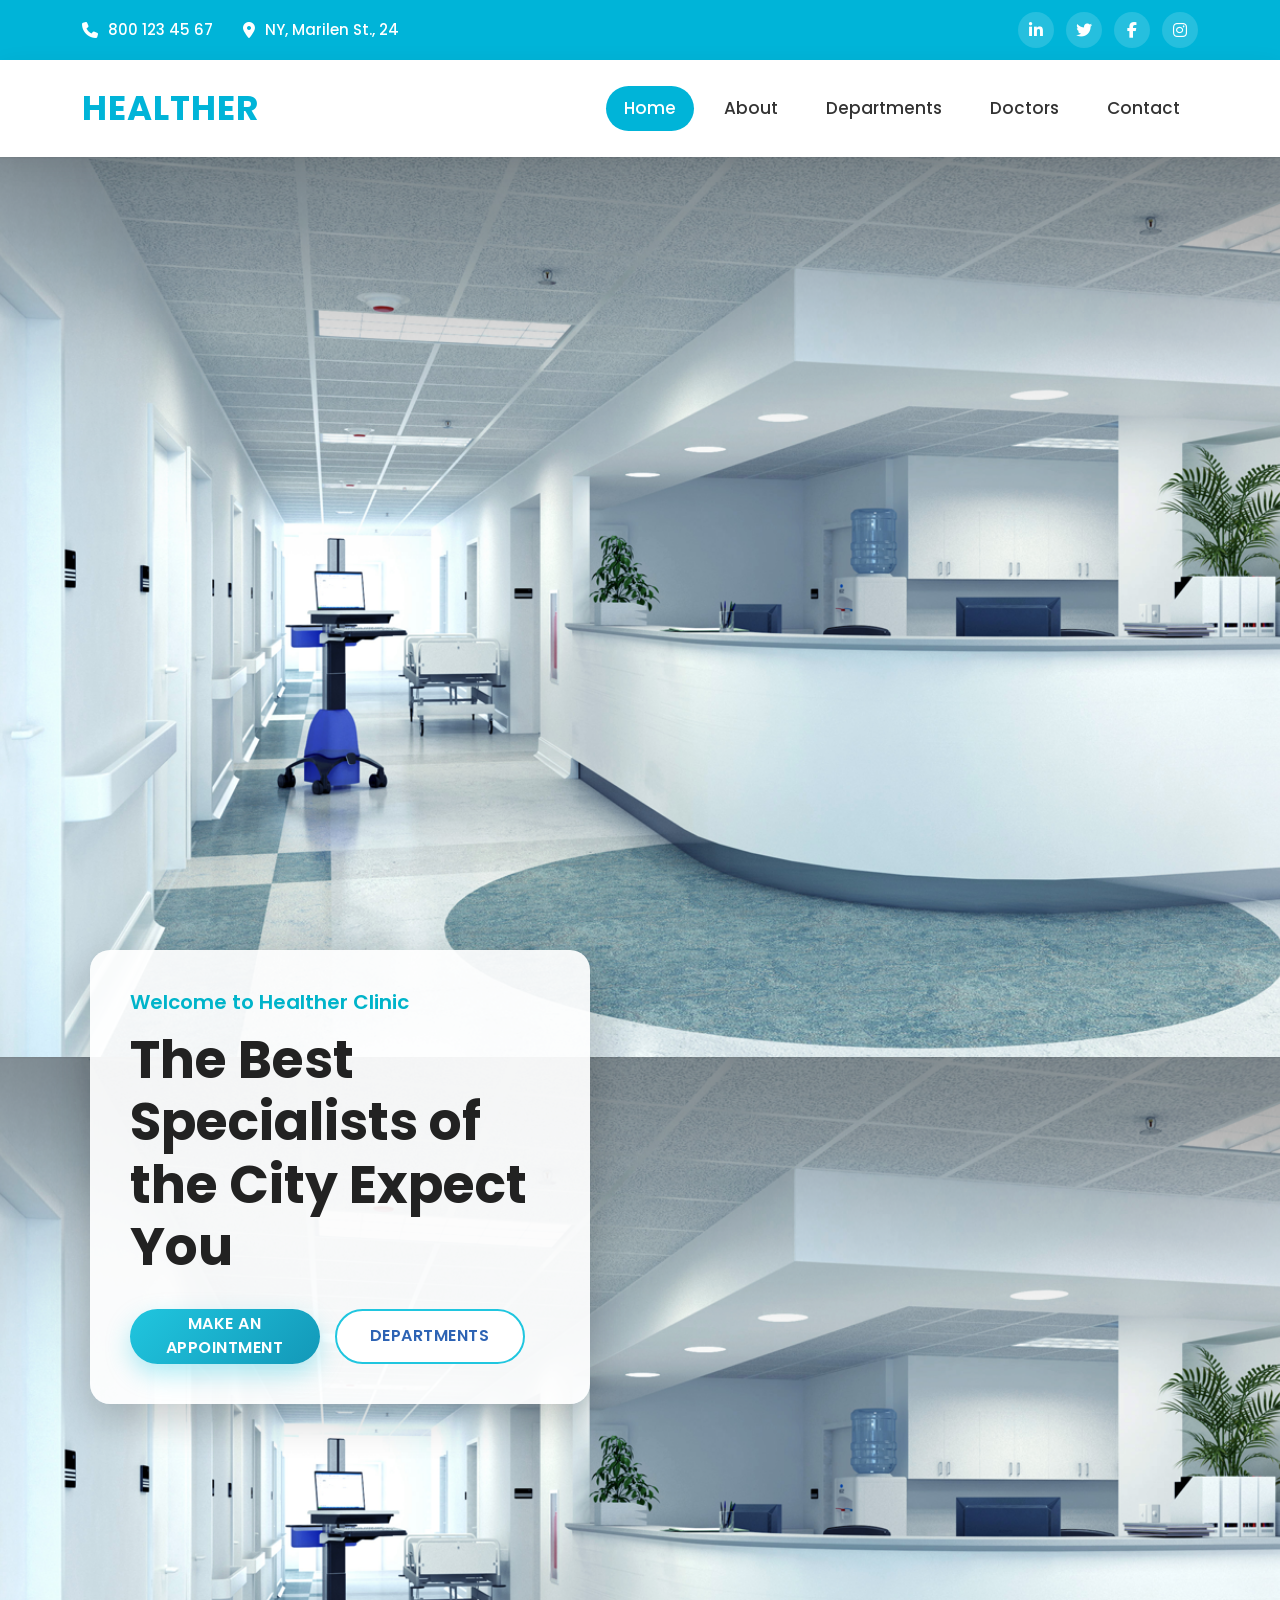
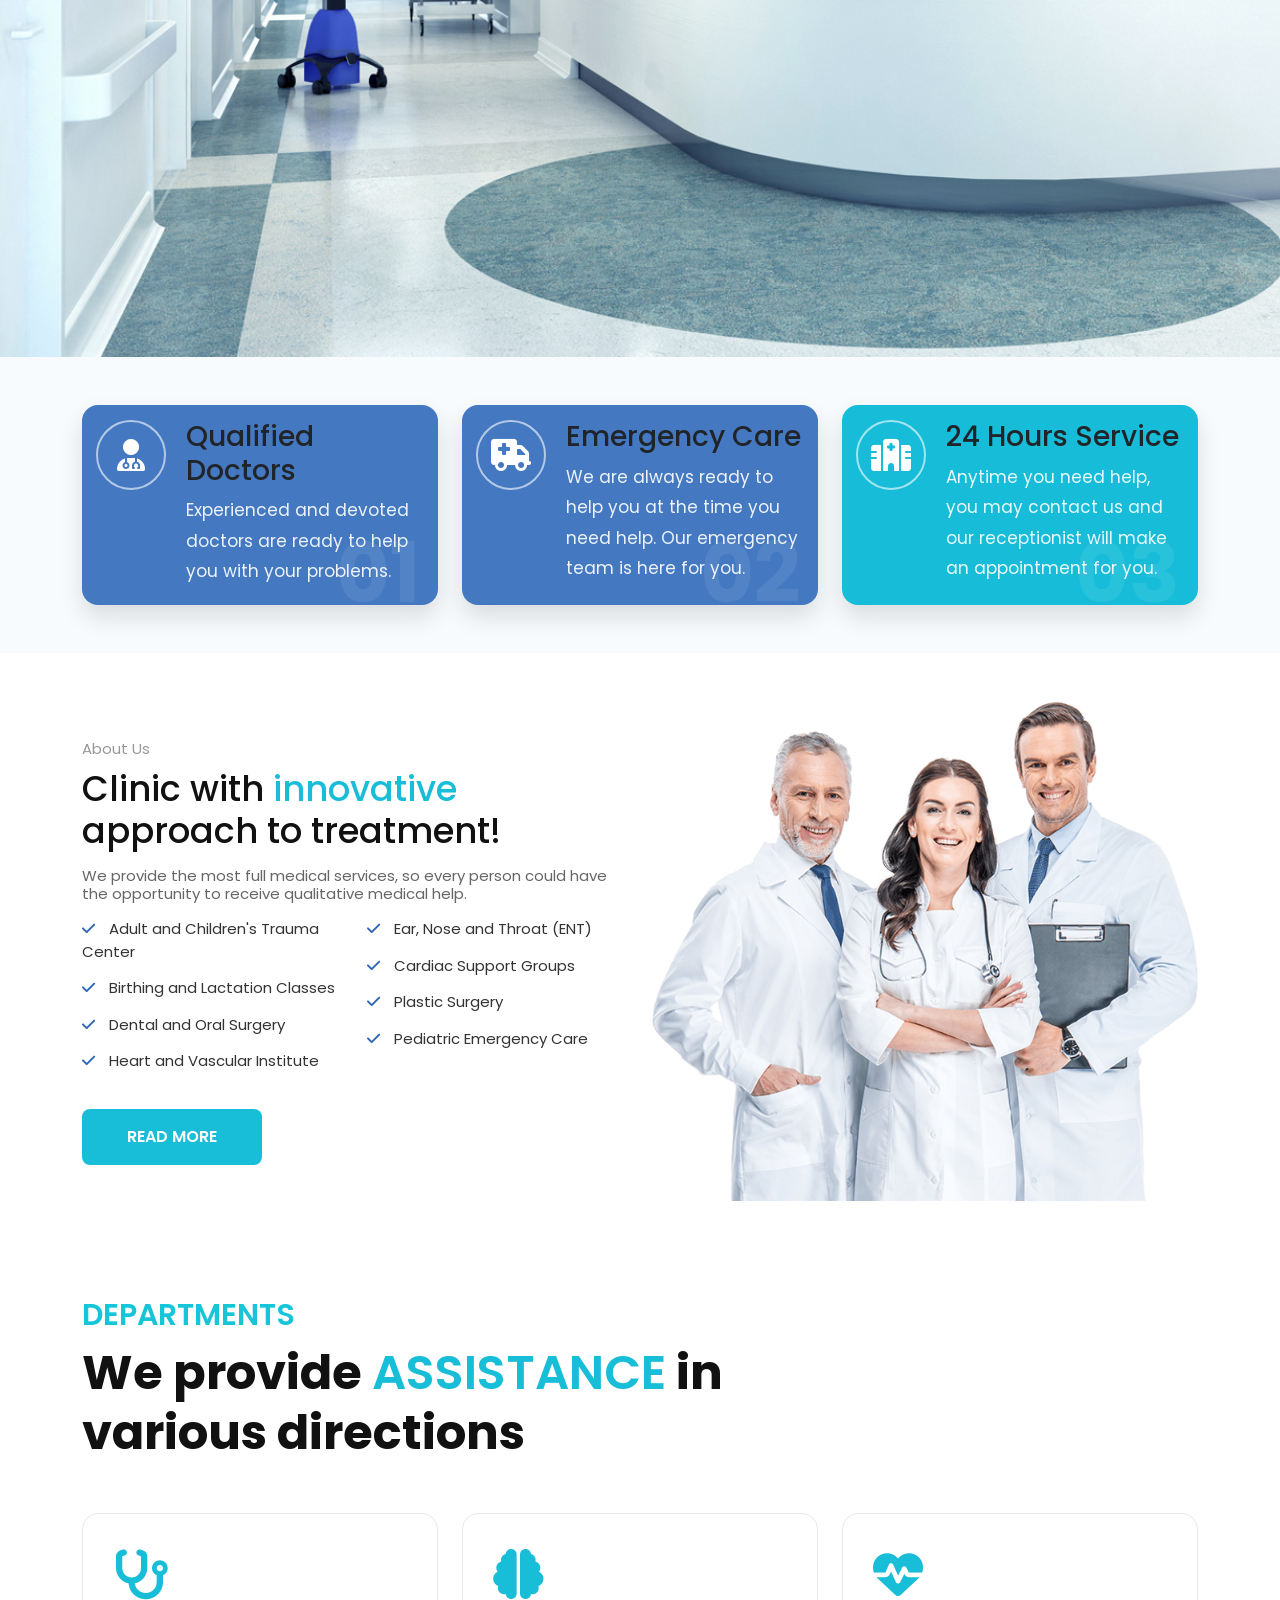
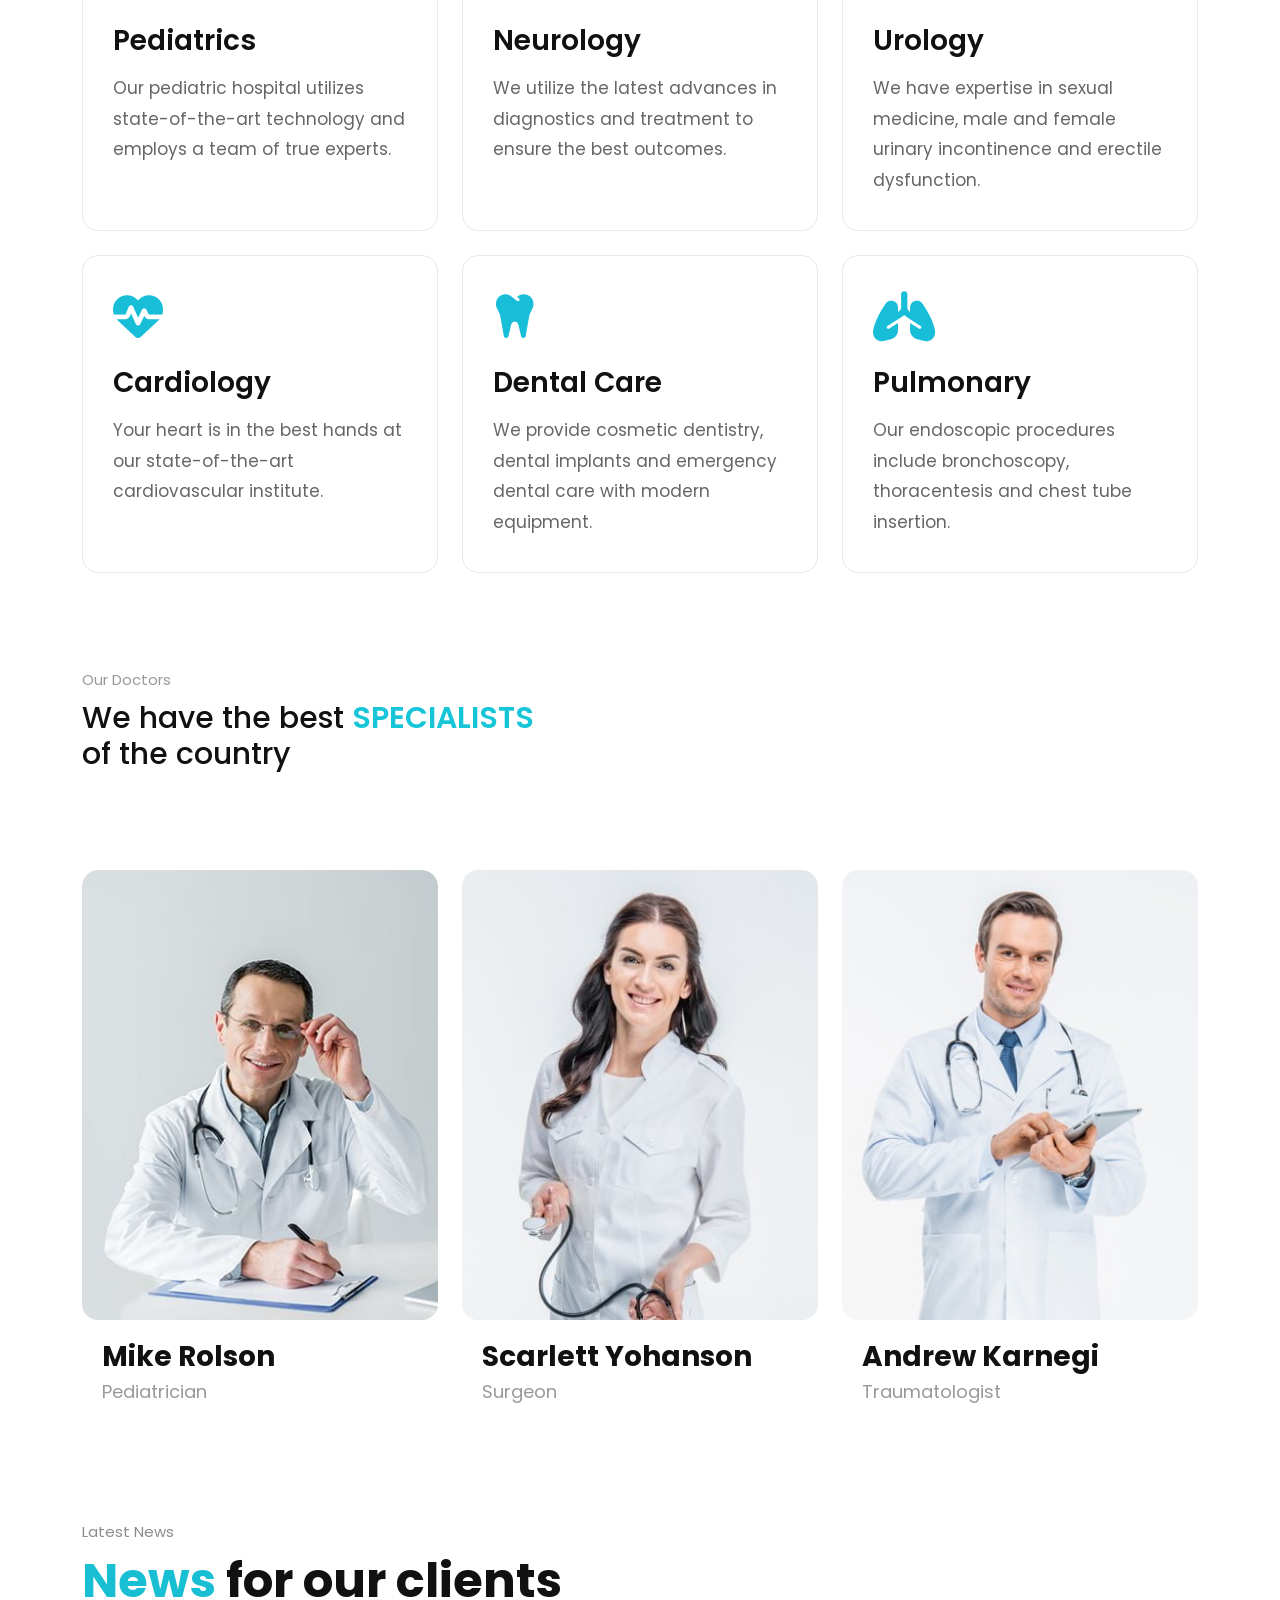
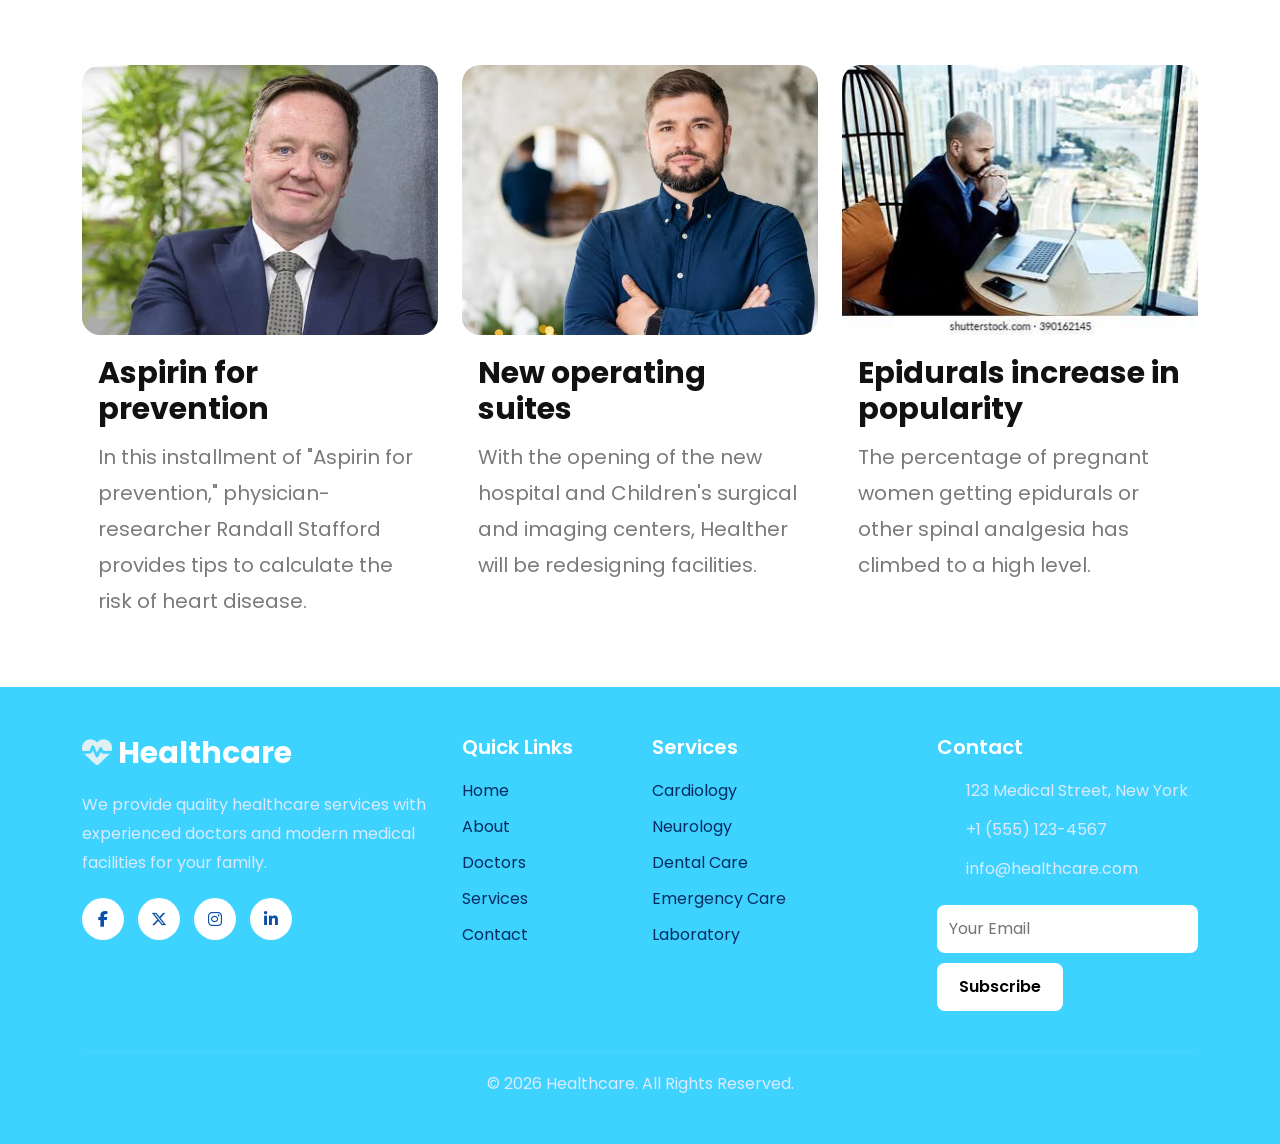
<file: index.html>
<!DOCTYPE html>
<html lang="en">
<head>
<meta charset="UTF-8">
<meta name="viewport" content="width=device-width, initial-scale=1.0">

<link href="https://cdn.jsdelivr.net/npm/bootstrap@5.3.7/dist/css/bootstrap.min.css" rel="stylesheet">

<link rel="stylesheet" href="style.css">

<link rel="stylesheet" href="https://cdnjs.cloudflare.com/ajax/libs/font-awesome/6.7.2/css/all.min.css">
</head>

<body>

<!-- Top Bar -->

<div class="top-bar">
    <div class="container">

        <div class="left-info">
            <span><i class="fa-solid fa-phone"></i> 800 123 45 67</span>

            <span><i class="fa-solid fa-location-dot"></i> NY, Marilen St., 24</span>
        </div>

        <div class="right-info">
            <a href="#"><i class="fab fa-linkedin-in"></i></a>
            <a href="#"><i class="fab fa-twitter"></i></a>
            <a href="#"><i class="fab fa-facebook-f"></i></a>
            <a href="#"><i class="fab fa-instagram"></i></a>
        </div>

    </div>
</div>

<!-- Header -->

<header>
  


<div class="container">

<nav class="navbar navbar-expand-lg">

<a class="navbar-brand logo" href="#">
    HEALTHER
</a>

<button class="navbar-toggler" type="button" data-bs-toggle="collapse" data-bs-target="#menu">

<span class="navbar-toggler-icon"></span>

</button>

<div class="collapse navbar-collapse justify-content-end" id="menu">

<ul class="navbar-nav">

    <li class="nav-item">
        <a class="nav-link active" href="index.html">Home</a>
    </li>

    <li class="nav-item">
        <a class="nav-link" href="about.html">About</a>
    </li>

    <li class="nav-item">
        <a class="nav-link" href="departments.html">Departments</a>
    </li>

    <li class="nav-item">
        <a class="nav-link" href="doctors.html">Doctors</a>
    </li>

    <li class="nav-item">
        <a class="nav-link" href="contact.html">Contact</a>
    </li>

</ul>

</div>

</nav>

</div>
  </header>
  <div class="main"></div>


   <section class="main">

    <div class="hero-box">

        <h4>Welcome to Healther Clinic</h4>

        <h1>The Best Specialists of the City Expect You</h1>

        <div class="hero-btn">

            <a href="#" class="btn1">MAKE AN APPOINTMENT</a>

            <a href="#" class="btn2">DEPARTMENTS</a>

        </div>

    </div>

</section>
<section class="container py-5">
    <div class="row g-4">

        <!-- Box 1 -->
        <div class="col-lg-4 col-md-6">
            <div class="service-box">
                <div class="icon">
                    <i class="fa-solid fa-user-doctor"></i>
                </div>

                <div class="content">
                    <h3>Qualified Doctors</h3>
                    <p>
                        Experienced and devoted doctors are ready to help you
                        with your problems.
                    </p>
                </div>

                <span class="number">01</span>
            </div>
        </div>

        <!-- Box 2 -->
        <div class="col-lg-4 col-md-6">
            <div class="service-box">
                <div class="icon">
                    <i class="fa-solid fa-truck-medical"></i>
                </div>

                <div class="content">
                    <h3>Emergency Care</h3>
                    <p>
                        We are always ready to help you at the time you need
                        help. Our emergency team is here for you.
                    </p>
                </div>

                <span class="number">02</span>
            </div>
        </div>

        <!-- Box 3 -->
        <div class="col-lg-4 col-md-12">
            <div class="service-box active">
                <div class="icon">
                    <i class="fa-solid fa-hospital"></i>
                </div>

                <div class="content">
                    <h3>24 Hours Service</h3>
                    <p>
                        Anytime you need help, you may contact us and our
                        receptionist will make an appointment for you.
                    </p>
                </div>

                <span class="number">03</span>
            </div>
        </div>

    </div>
</section>
<section class="about py-5">
    <div class="container">
        <div class="row align-items-center">

            <!-- Left -->
            <div class="col-lg-6">

                <span class="sub-title">About Us</span>

                <h4>
                    Clinic with <span>innovative</span><br>
                    approach to treatment!
                </h4>

                <p class="about-text">
                    We provide the most full medical services, so every person
                    could have the opportunity to receive qualitative medical help.
                </p>

                <div class="row">

                    <div class="col-md-6">
                        <ul class="about-list">
                            <li><i class="fa-solid fa-check"></i> Adult and Children's Trauma Center</li>
                            <li><i class="fa-solid fa-check"></i> Birthing and Lactation Classes</li>
                            <li><i class="fa-solid fa-check"></i> Dental and Oral Surgery</li>
                            <li><i class="fa-solid fa-check"></i> Heart and Vascular Institute</li>
                          
                        </ul>
                    </div>

                    <div class="col-md-6">
                        <ul class="about-list">
                            <li><i class="fa-solid fa-check"></i> Ear, Nose and Throat (ENT)</li>
                            <li><i class="fa-solid fa-check"></i> Cardiac Support Groups</li>
                            <li><i class="fa-solid fa-check"></i> Plastic Surgery</li>
                            <li><i class="fa-solid fa-check"></i> Pediatric Emergency Care</li>
                        </ul>
                    </div>

                </div>

                <a href="#" class="about-btn">Read More</a>

            </div>

            <!-- Right -->
            <div class="col-lg-6 text-center">
                <img src="images/doctors.webp" class="img-fluid doctor-img" alt="">
            </div>

        </div>
    </div>
</section>
<section class="department py-5">
    <div class="container">

        <div class="section-title">
            <span>Departments</span>
            <h2>We provide <span>assistance</span> in<br>various directions</h2>
        </div>

        <div class="row g-4">

            <!-- Card -->
            <div class="col-lg-4 col-md-6">
                <div class="department-card">
                    <i class="fa-solid fa-stethoscope"></i>
                    <h3>Pediatrics</h3>
                    <p>
                        Our pediatric hospital utilizes state-of-the-art technology
                        and employs a team of true experts.
                    </p>
                </div>
            </div>

            <div class="col-lg-4 col-md-6">
                <div class="department-card">
                    <i class="fa-solid fa-brain"></i>
                    <h3>Neurology</h3>
                    <p>
                        We utilize the latest advances in diagnostics and treatment
                        to ensure the best outcomes.
                    </p>
                </div>
            </div>

            <div class="col-lg-4 col-md-6">
                <div class="department-card">
                    <i class="fa-solid fa-heart-pulse"></i>
                    <h3>Urology</h3>
                    <p>
                        We have expertise in sexual medicine, male and female urinary
                        incontinence and erectile dysfunction.
                    </p>
                </div>
            </div>

            <div class="col-lg-4 col-md-6">
                <div class="department-card">
                    <i class="fa-solid fa-heart-pulse"></i>
                    <h3>Cardiology</h3>
                    <p>
                        Your heart is in the best hands at our state-of-the-art
                        cardiovascular institute.
                    </p>
                </div>
            </div>

            <div class="col-lg-4 col-md-6">
                <div class="department-card">
                    <i class="fa-solid fa-tooth"></i>
                    <h3>Dental Care</h3>
                    <p>
                        We provide cosmetic dentistry, dental implants and emergency
                        dental care with modern equipment.
                    </p>
                </div>
            </div>

            <div class="col-lg-4 col-md-6">
                <div class="department-card">
                    <i class="fa-solid fa-lungs"></i>
                    <h3>Pulmonary</h3>
                    <p>
                        Our endoscopic procedures include bronchoscopy,
                        thoracentesis and chest tube insertion.
                    </p>
                </div>
            </div>

        </div>

    </div>
</section>
<section class="doctors-section py-5">
    <div class="container">

        <!-- Heading -->
        <div class="row mb-5">
            <div class="col-lg-6">
                <span class="sub-title">Our Doctors</span>

                <h2 class="section-title">
                    We have the best
                    <span>specialists</span><br>
                    of the country
                </h2>
            </div>
        </div>

        <!-- Doctors -->
        <div class="row g-4">

            <!-- Doctor 1 -->
            <div class="col-lg-4 col-md-6 col-12">
                <div class="doctor-card">
                    <img src="images/doctor1.jpg" alt="Doctor">

                    <div class="doctor-info">
                        <h4>Mike Rolson</h4>
                        <p>Pediatrician</p>
                    </div>
                </div>
            </div>

            <!-- Doctor 2 -->
            <div class="col-lg-4 col-md-6 col-12">
                <div class="doctor-card">
                    <img src="images/doctor2.jpg" alt="Doctor">

                    <div class="doctor-info">
                        <h4>Scarlett Yohanson</h4>
                        <p>Surgeon</p>
                    </div>
                </div>
            </div>

            <!-- Doctor 3 -->
            <div class="col-lg-4 col-md-6 col-12">
                <div class="doctor-card">
                    <img src="images/doctor3.jpg" alt="Doctor">

                    <div class="doctor-info">
                        <h4>Andrew Karnegi</h4>
                        <p>Traumatologist</p>
                    </div>
                </div>
            </div>

        </div>

    </div>
</section>
<section class="news-section py-5">
    <div class="container">

        <!-- Heading -->
        <div class="row mb-5">
            <div class="col-lg-6">
                <span class="news-subtitle">Latest News</span>

                <h2 class="news-title">
                    <span>News</span> for our clients
                </h2>
            </div>
        </div>

        <!-- News Cards -->
        <div class="row g-4">

            <!-- Card 1 -->
            <div class="col-lg-4 col-md-6 col-12">

                <div class="news-card">

                    <img src="images/news1.jpg" alt="">

                    <div class="news-content">

                        <h3>Aspirin for prevention</h3>

                        <p>
                            In this installment of "Aspirin for prevention,"
                            physician-researcher Randall Stafford provides
                            tips to calculate the risk of heart disease.
                        </p>

                    </div>

                </div>

            </div>

            <!-- Card 2 -->
            <div class="col-lg-4 col-md-6 col-12">

                <div class="news-card">

                    <img src="images/news2.jpg" alt="">

                    <div class="news-content">

                        <h3>New operating suites</h3>

                        <p>
                            With the opening of the new hospital and
                            Children's surgical and imaging centers,
                            Healther will be redesigning facilities.
                        </p>

                    </div>

                </div>

            </div>

            <!-- Card 3 -->
            <div class="col-lg-4 col-md-6 col-12">

                <div class="news-card">

                    <img src="images/news3.jpg" alt="">

                    <div class="news-content">

                        <h3>Epidurals increase in popularity</h3>

                        <p>
                            The percentage of pregnant women getting
                            epidurals or other spinal analgesia has
                            climbed to a high level.
                        </p>

                    </div>

                </div>

            </div>

        </div>

    </div>
</section>

<footer class="footer py-5">
    <div class="container">

        <div class="row gy-4">

            <!-- Logo -->
            <div class="col-lg-4 col-md-6">
                <h3 class="footer-logo">
                    <i class="fa-solid fa-heart-pulse"></i> Healthcare
                </h3>

                <p>
                    We provide quality healthcare services with experienced
                    doctors and modern medical facilities for your family.
                </p>

                <div class="social-icons">
                    <a href="#"><i class="fa-brands fa-facebook-f"></i></a>
                    <a href="#"><i class="fa-brands fa-x-twitter"></i></a>
                    <a href="#"><i class="fa-brands fa-instagram"></i></a>
                    <a href="#"><i class="fa-brands fa-linkedin-in"></i></a>
                </div>
            </div>

            <!-- Links -->
            <div class="col-lg-2 col-md-6">
                <h5>Quick Links</h5>

                <ul class="footer-links">
                    <li><a href="#">Home</a></li>
                    <li><a href="#">About</a></li>
                    <li><a href="#">Doctors</a></li>
                    <li><a href="#">Services</a></li>
                    <li><a href="#">Contact</a></li>
                </ul>
            </div>

            <!-- Services -->
            <div class="col-lg-3 col-md-6">
                <h5>Services</h5>

                <ul class="footer-links">
                    <li><a href="#">Cardiology</a></li>
                    <li><a href="#">Neurology</a></li>
                    <li><a href="#">Dental Care</a></li>
                    <li><a href="#">Emergency Care</a></li>
                    <li><a href="#">Laboratory</a></li>
                </ul>
            </div>

            <!-- Contact -->
            <div class="col-lg-3 col-md-6">
                <h5>Contact</h5>

                <div class="contact-item">
                    <i class="fa-solid fa-location-dot"></i>
                    123 Medical Street, New York
                </div>

                <div class="contact-item">
                    <i class="fa-solid fa-phone"></i>
                    +1 (555) 123-4567
                </div>

                <div class="contact-item">
                    <i class="fa-solid fa-envelope"></i>
                    info@healthcare.com
                </div>

                <div class="newsletter mt-4">
                    <input type="email" placeholder="Your Email">
                    <button>Subscribe</button>
                </div>
            </div>

        </div>

        <hr>

        <div class="copyright">
            © 2026 Healthcare. All Rights Reserved.
        </div>

    </div>
</footer>

<script src="https://cdn.jsdelivr.net/npm/bootstrap@5.3.7/dist/js/bootstrap.bundle.min.js"></script>

</body>
</html>
</file>
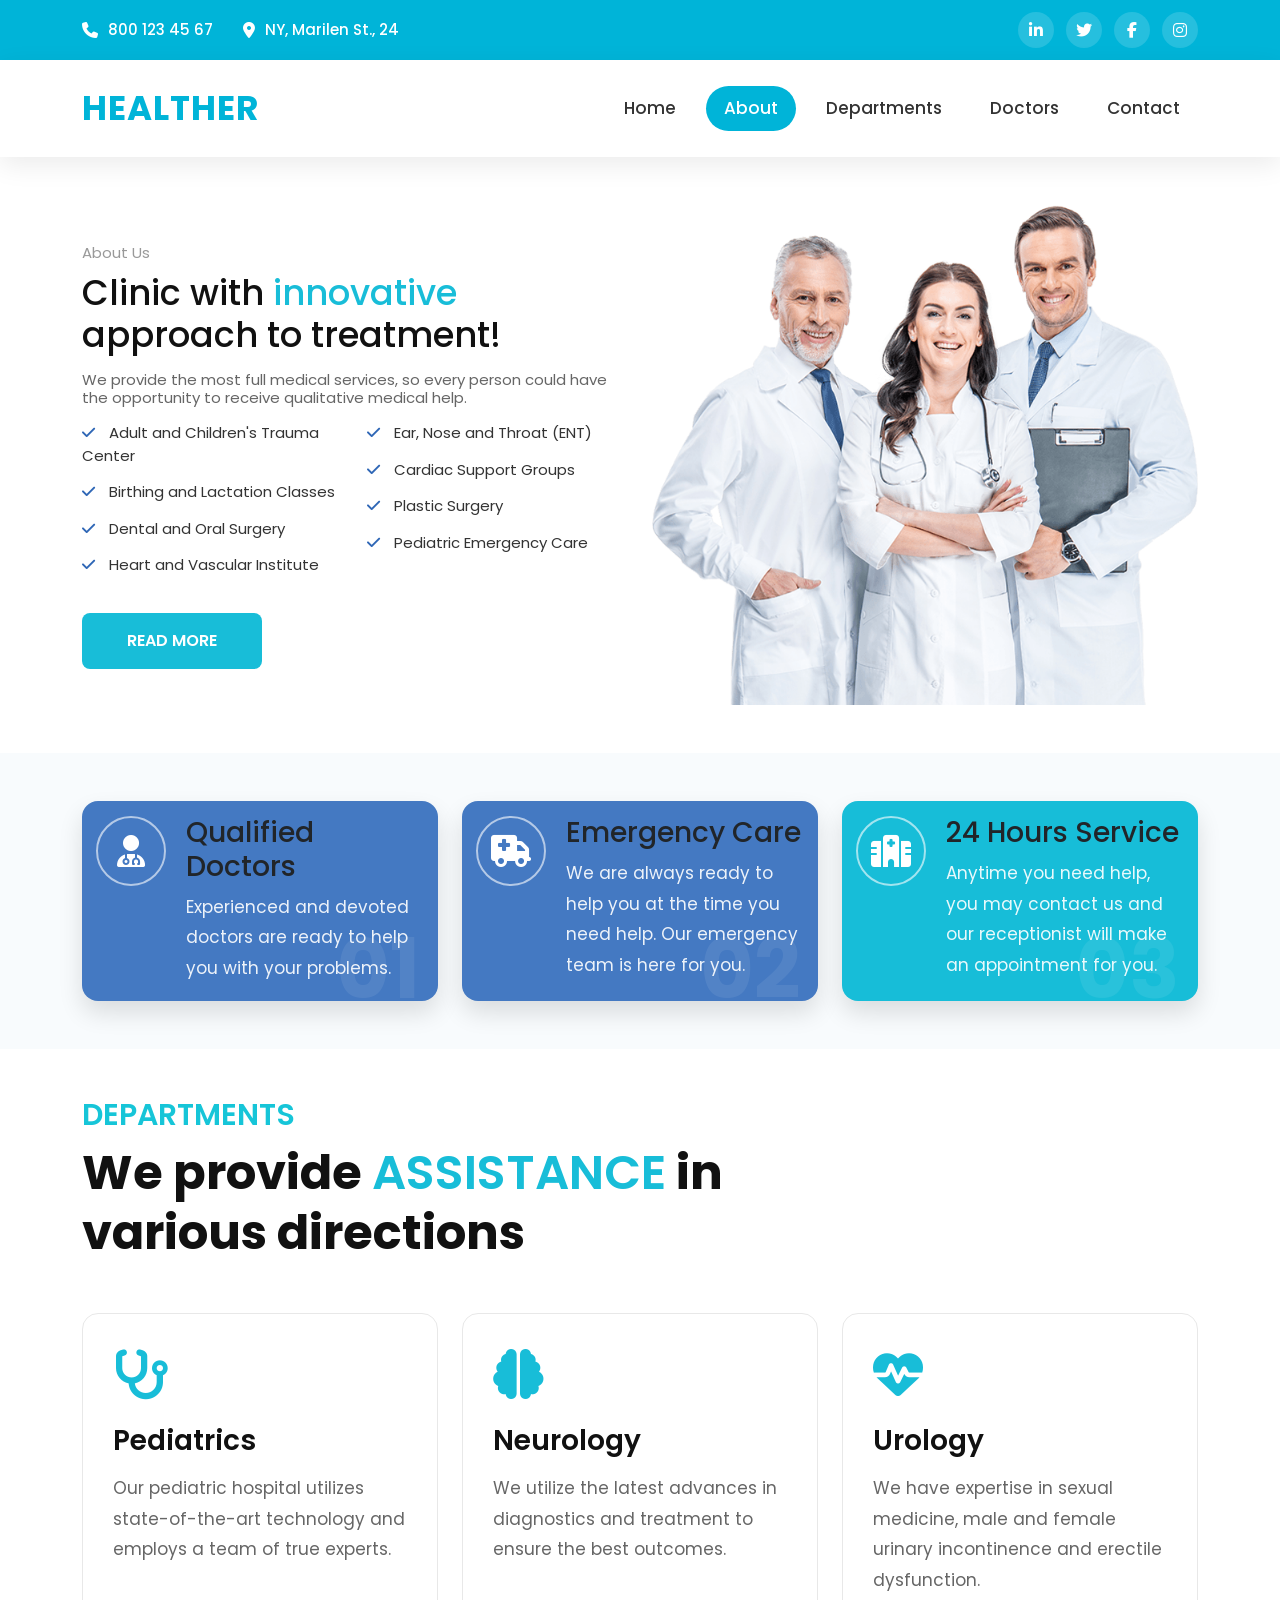
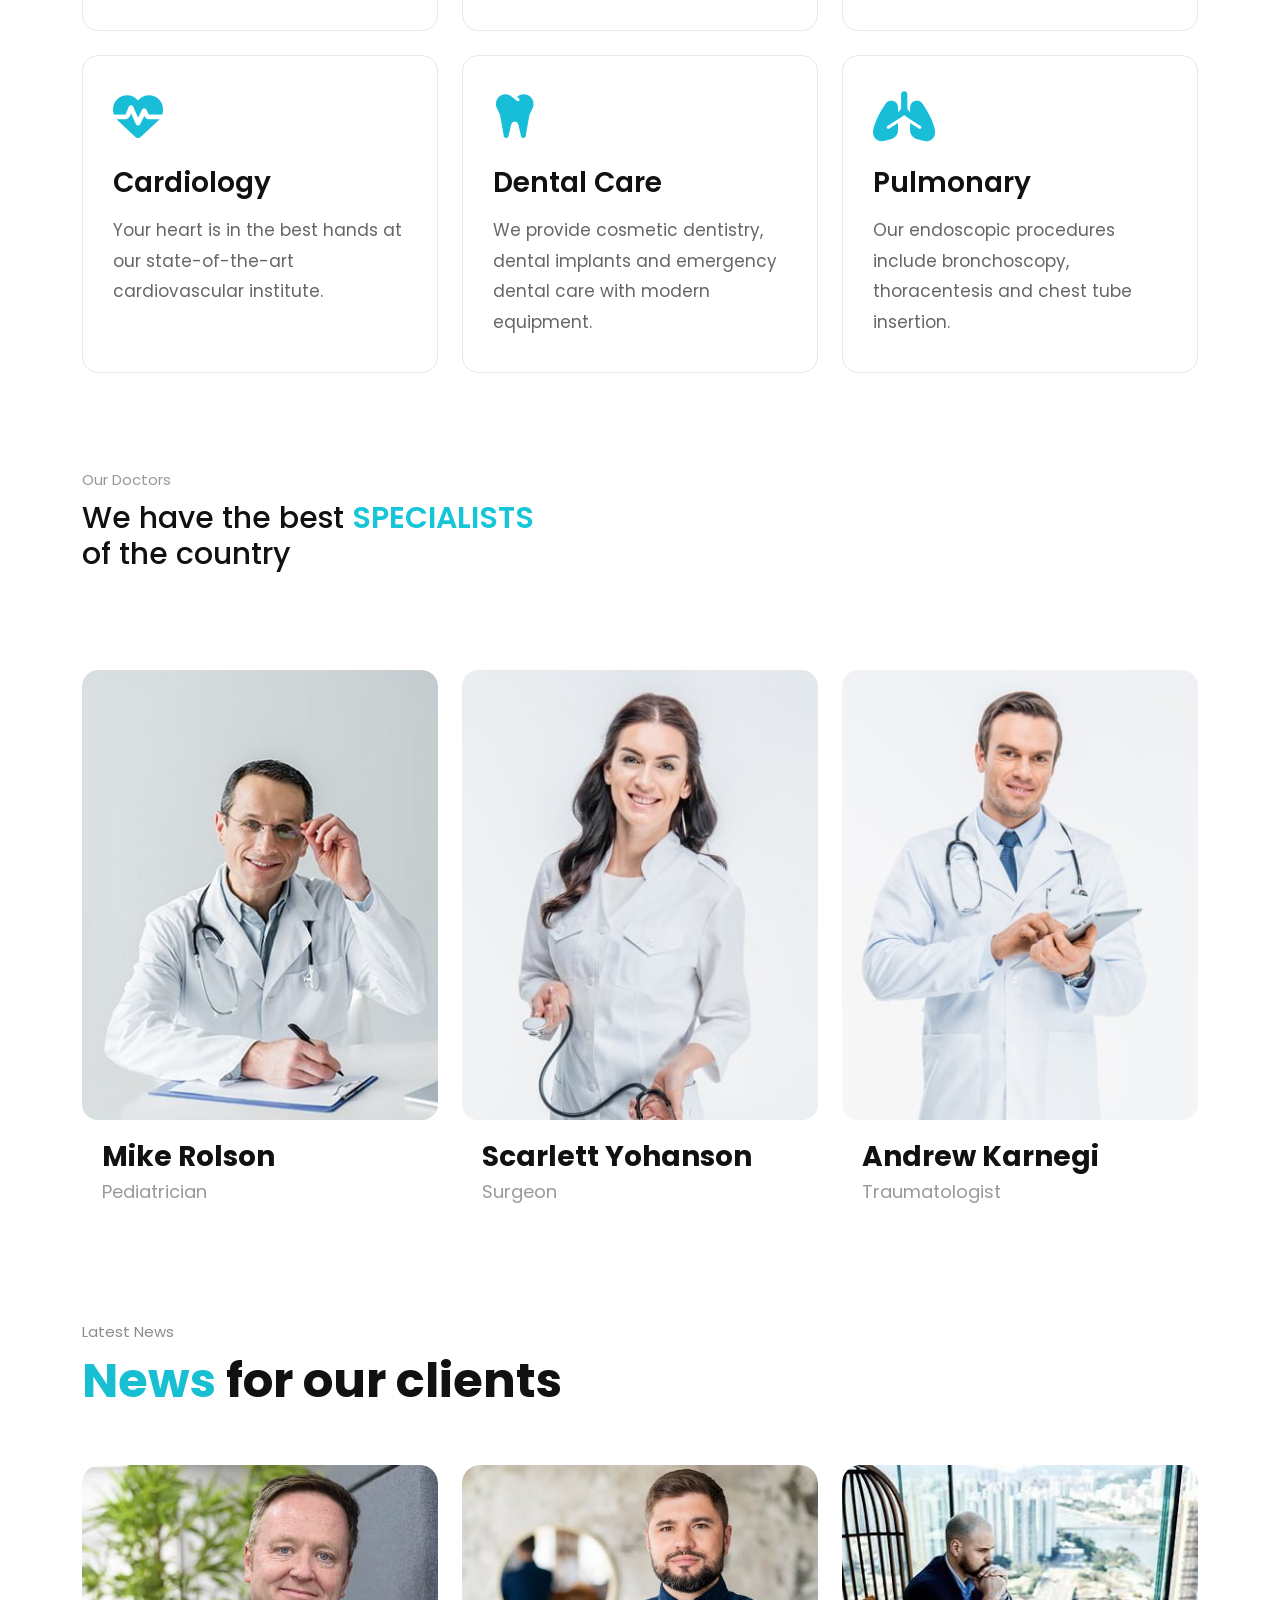
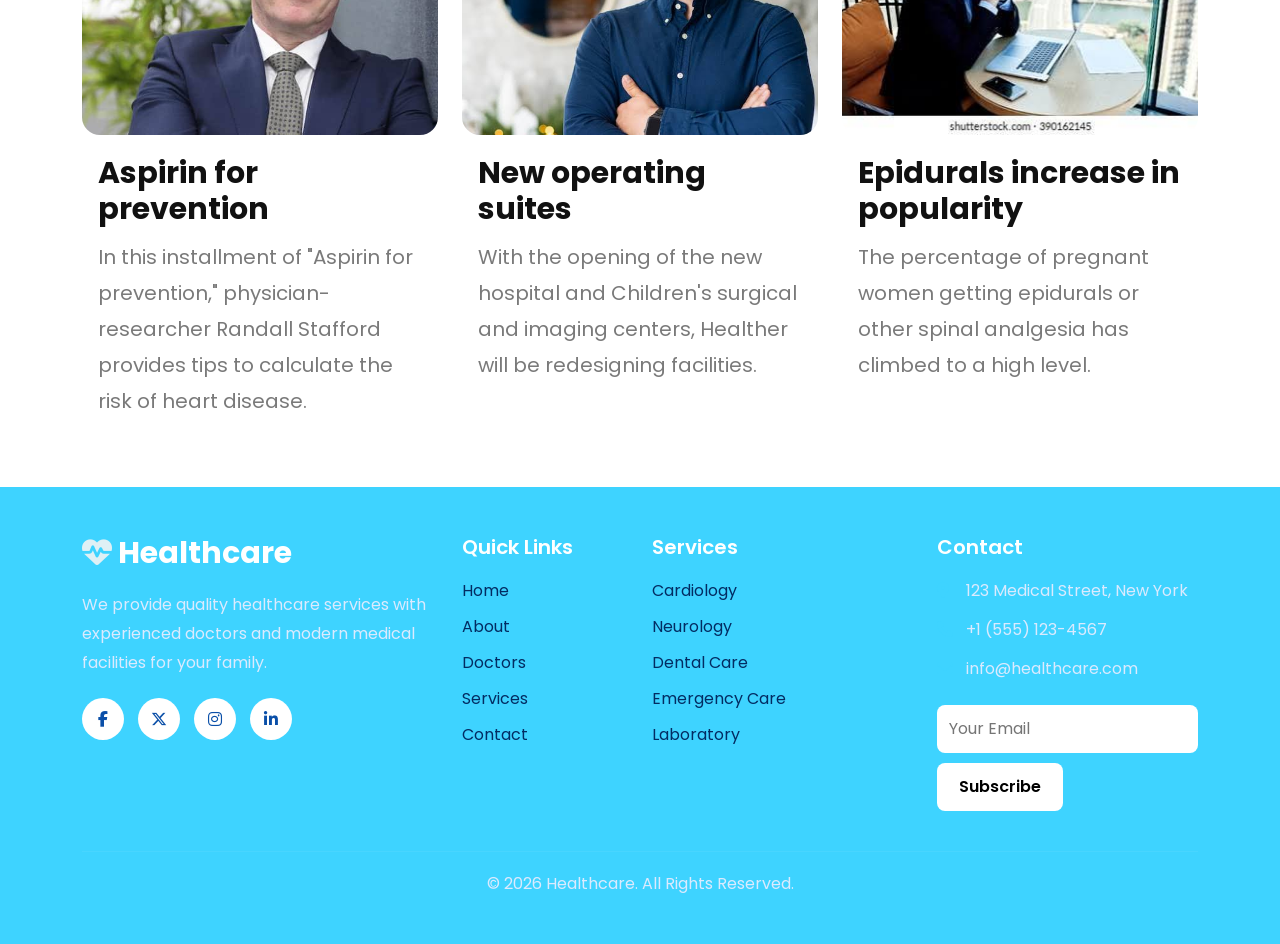
<file: about.html>
<!DOCTYPE html>
<html lang="en">
<head>
<meta charset="UTF-8">
<meta name="viewport" content="width=device-width, initial-scale=1.0">

<link href="https://cdn.jsdelivr.net/npm/bootstrap@5.3.7/dist/css/bootstrap.min.css" rel="stylesheet">

<link rel="stylesheet" href="style.css">

<link rel="stylesheet" href="https://cdnjs.cloudflare.com/ajax/libs/font-awesome/6.7.2/css/all.min.css">
</head>

<body>

<!-- Top Bar -->

<div class="top-bar">
    <div class="container">

        <div class="left-info">
            <span><i class="fa-solid fa-phone"></i> 800 123 45 67</span>

            <span><i class="fa-solid fa-location-dot"></i> NY, Marilen St., 24</span>
        </div>

        <div class="right-info">
            <a href="#"><i class="fab fa-linkedin-in"></i></a>
            <a href="#"><i class="fab fa-twitter"></i></a>
            <a href="#"><i class="fab fa-facebook-f"></i></a>
            <a href="#"><i class="fab fa-instagram"></i></a>
        </div>

    </div>
</div>

<!-- Header -->

<header>

<div class="container">

<nav class="navbar navbar-expand-lg">

<a class="navbar-brand logo" href="#">
    HEALTHER
</a>

<button class="navbar-toggler" type="button" data-bs-toggle="collapse" data-bs-target="#menu">

<span class="navbar-toggler-icon"></span>

</button>

<div class="collapse navbar-collapse justify-content-end" id="menu">

<ul class="navbar-nav">

    <li class="nav-item">
        <a class="nav-link" href="index.html">Home</a>
    </li>

    <li class="nav-item">
        <a class="nav-link active" href="about.html">About</a>
    </li>

    <li class="nav-item">
        <a class="nav-link" href="departments.html">Departments</a>
    </li>

    <li class="nav-item">
        <a class="nav-link" href="doctors.html">Doctors</a>
    </li>

    <li class="nav-item">
        <a class="nav-link" href="contact.html">Contact</a>
    </li>

</ul>

</div>

</nav>

</div>

</header>

    <!-- <section class="hero">

    <div class="hero-box">

        <h4>Welcome to Healther Clinic</h4>

        <h1>
            The best specialists of the city expect you
        </h1>

        <div class="hero-btn">

            <a href="#" class="btn1">
                MAKE AN APPOINTMENT
            </a>

            <a href="#" class="btn2">
                DEPARTMENTS
            </a>

        </div>

    </div>



</section> -->

<section class="about py-5">
    <div class="container">
        <div class="row align-items-center">

            <!-- Left -->
            <div class="col-lg-6">

                <span class="sub-title">About Us</span>

                <h4>
                    Clinic with <span>innovative</span><br>
                    approach to treatment!
                </h4>

                <p class="about-text">
                    We provide the most full medical services, so every person
                    could have the opportunity to receive qualitative medical help.
                </p>

                <div class="row">

                    <div class="col-md-6">
                        <ul class="about-list">
                            <li><i class="fa-solid fa-check"></i> Adult and Children's Trauma Center</li>
                            <li><i class="fa-solid fa-check"></i> Birthing and Lactation Classes</li>
                            <li><i class="fa-solid fa-check"></i> Dental and Oral Surgery</li>
                            <li><i class="fa-solid fa-check"></i> Heart and Vascular Institute</li>
                          
                        </ul>
                    </div>

                    <div class="col-md-6">
                        <ul class="about-list">
                            <li><i class="fa-solid fa-check"></i> Ear, Nose and Throat (ENT)</li>
                            <li><i class="fa-solid fa-check"></i> Cardiac Support Groups</li>
                            <li><i class="fa-solid fa-check"></i> Plastic Surgery</li>
                            <li><i class="fa-solid fa-check"></i> Pediatric Emergency Care</li>
                        </ul>
                    </div>

                </div>

                <a href="#" class="about-btn">Read More</a>

            </div>

            <!-- Right -->
            <div class="col-lg-6 text-center">
                <img src="images/doctors.webp" class="img-fluid doctor-img" alt="">
            </div>

        </div>
    </div>
</section>

<section class="container py-5">
    <div class="row g-4">

        <!-- Box 1 -->
        <div class="col-lg-4 col-md-6">
            <div class="service-box">
                <div class="icon">
                    <i class="fa-solid fa-user-doctor"></i>
                </div>

                <div class="content">
                    <h3>Qualified Doctors</h3>
                    <p>
                        Experienced and devoted doctors are ready to help you
                        with your problems.
                    </p>
                </div>

                <span class="number">01</span>
            </div>
        </div>

        <!-- Box 2 -->
        <div class="col-lg-4 col-md-6">
            <div class="service-box">
                <div class="icon">
                    <i class="fa-solid fa-truck-medical"></i>
                </div>

                <div class="content">
                    <h3>Emergency Care</h3>
                    <p>
                        We are always ready to help you at the time you need
                        help. Our emergency team is here for you.
                    </p>
                </div>

                <span class="number">02</span>
            </div>
        </div>

        <!-- Box 3 -->
        <div class="col-lg-4 col-md-12">
            <div class="service-box active">
                <div class="icon">
                    <i class="fa-solid fa-hospital"></i>
                </div>

                <div class="content">
                    <h3>24 Hours Service</h3>
                    <p>
                        Anytime you need help, you may contact us and our
                        receptionist will make an appointment for you.
                    </p>
                </div>

                <span class="number">03</span>
            </div>
        </div>

    </div>
</section>
<section class="department py-5">
    <div class="container">

        <div class="section-title">
            <span>Departments</span>
            <h2>We provide <span>assistance</span> in<br>various directions</h2>
        </div>

        <div class="row g-4">

            <!-- Card -->
            <div class="col-lg-4 col-md-6">
                <div class="department-card">
                    <i class="fa-solid fa-stethoscope"></i>
                    <h3>Pediatrics</h3>
                    <p>
                        Our pediatric hospital utilizes state-of-the-art technology
                        and employs a team of true experts.
                    </p>
                </div>
            </div>

            <div class="col-lg-4 col-md-6">
                <div class="department-card">
                    <i class="fa-solid fa-brain"></i>
                    <h3>Neurology</h3>
                    <p>
                        We utilize the latest advances in diagnostics and treatment
                        to ensure the best outcomes.
                    </p>
                </div>
            </div>

            <div class="col-lg-4 col-md-6">
                <div class="department-card">
                    <i class="fa-solid fa-heart-pulse"></i>
                    <h3>Urology</h3>
                    <p>
                        We have expertise in sexual medicine, male and female urinary
                        incontinence and erectile dysfunction.
                    </p>
                </div>
            </div>

            <div class="col-lg-4 col-md-6">
                <div class="department-card">
                    <i class="fa-solid fa-heart-pulse"></i>
                    <h3>Cardiology</h3>
                    <p>
                        Your heart is in the best hands at our state-of-the-art
                        cardiovascular institute.
                    </p>
                </div>
            </div>

            <div class="col-lg-4 col-md-6">
                <div class="department-card">
                    <i class="fa-solid fa-tooth"></i>
                    <h3>Dental Care</h3>
                    <p>
                        We provide cosmetic dentistry, dental implants and emergency
                        dental care with modern equipment.
                    </p>
                </div>
            </div>

            <div class="col-lg-4 col-md-6">
                <div class="department-card">
                    <i class="fa-solid fa-lungs"></i>
                    <h3>Pulmonary</h3>
                    <p>
                        Our endoscopic procedures include bronchoscopy,
                        thoracentesis and chest tube insertion.
                    </p>
                </div>
            </div>

        </div>

    </div>
</section>
<section class="doctors-section py-5">
    <div class="container">

        <!-- Heading -->
        <div class="row mb-5">
            <div class="col-lg-6">
                <span class="sub-title">Our Doctors</span>

                <h2 class="section-title">
                    We have the best
                    <span>specialists</span><br>
                    of the country
                </h2>
            </div>
        </div>

        <!-- Doctors -->
        <div class="row g-4">

            <!-- Doctor 1 -->
            <div class="col-lg-4 col-md-6 col-12">
                <div class="doctor-card">
                    <img src="images/doctor1.jpg" alt="Doctor">

                    <div class="doctor-info">
                        <h4>Mike Rolson</h4>
                        <p>Pediatrician</p>
                    </div>
                </div>
            </div>

            <!-- Doctor 2 -->
            <div class="col-lg-4 col-md-6 col-12">
                <div class="doctor-card">
                    <img src="images/doctor2.jpg" alt="Doctor">

                    <div class="doctor-info">
                        <h4>Scarlett Yohanson</h4>
                        <p>Surgeon</p>
                    </div>
                </div>
            </div>

            <!-- Doctor 3 -->
            <div class="col-lg-4 col-md-6 col-12">
                <div class="doctor-card">
                    <img src="images/doctor3.jpg" alt="Doctor">

                    <div class="doctor-info">
                        <h4>Andrew Karnegi</h4>
                        <p>Traumatologist</p>
                    </div>
                </div>
            </div>

        </div>

    </div>
</section>
<section class="news-section py-5">
    <div class="container">

        <!-- Heading -->
        <div class="row mb-5">
            <div class="col-lg-6">
                <span class="news-subtitle">Latest News</span>

                <h2 class="news-title">
                    <span>News</span> for our clients
                </h2>
            </div>
        </div>

        <!-- News Cards -->
        <div class="row g-4">

            <!-- Card 1 -->
            <div class="col-lg-4 col-md-6 col-12">

                <div class="news-card">

                    <img src="images/news1.jpg" alt="">

                    <div class="news-content">

                        <h3>Aspirin for prevention</h3>

                        <p>
                            In this installment of "Aspirin for prevention,"
                            physician-researcher Randall Stafford provides
                            tips to calculate the risk of heart disease.
                        </p>

                    </div>

                </div>

            </div>

            <!-- Card 2 -->
            <div class="col-lg-4 col-md-6 col-12">

                <div class="news-card">

                    <img src="images/news2.jpg" alt="">

                    <div class="news-content">

                        <h3>New operating suites</h3>

                        <p>
                            With the opening of the new hospital and
                            Children's surgical and imaging centers,
                            Healther will be redesigning facilities.
                        </p>

                    </div>

                </div>

            </div>

            <!-- Card 3 -->
            <div class="col-lg-4 col-md-6 col-12">

                <div class="news-card">

                    <img src="images/news3.jpg" alt="">

                    <div class="news-content">

                        <h3>Epidurals increase in popularity</h3>

                        <p>
                            The percentage of pregnant women getting
                            epidurals or other spinal analgesia has
                            climbed to a high level.
                        </p>

                    </div>

                </div>

            </div>

        </div>

    </div>
</section>

<footer class="footer py-5">
    <div class="container">

        <div class="row gy-4">

            <!-- Logo -->
            <div class="col-lg-4 col-md-6">
                <h3 class="footer-logo">
                    <i class="fa-solid fa-heart-pulse"></i> Healthcare
                </h3>

                <p>
                    We provide quality healthcare services with experienced
                    doctors and modern medical facilities for your family.
                </p>

                <div class="social-icons">
                    <a href="#"><i class="fa-brands fa-facebook-f"></i></a>
                    <a href="#"><i class="fa-brands fa-x-twitter"></i></a>
                    <a href="#"><i class="fa-brands fa-instagram"></i></a>
                    <a href="#"><i class="fa-brands fa-linkedin-in"></i></a>
                </div>
            </div>

            <!-- Links -->
            <div class="col-lg-2 col-md-6">
                <h5>Quick Links</h5>

                <ul class="footer-links">
                    <li><a href="#">Home</a></li>
                    <li><a href="#">About</a></li>
                    <li><a href="#">Doctors</a></li>
                    <li><a href="#">Services</a></li>
                    <li><a href="#">Contact</a></li>
                </ul>
            </div>

            <!-- Services -->
            <div class="col-lg-3 col-md-6">
                <h5>Services</h5>

                <ul class="footer-links">
                    <li><a href="#">Cardiology</a></li>
                    <li><a href="#">Neurology</a></li>
                    <li><a href="#">Dental Care</a></li>
                    <li><a href="#">Emergency Care</a></li>
                    <li><a href="#">Laboratory</a></li>
                </ul>
            </div>

            <!-- Contact -->
            <div class="col-lg-3 col-md-6">
                <h5>Contact</h5>

                <div class="contact-item">
                    <i class="fa-solid fa-location-dot"></i>
                    123 Medical Street, New York
                </div>

                <div class="contact-item">
                    <i class="fa-solid fa-phone"></i>
                    +1 (555) 123-4567
                </div>

                <div class="contact-item">
                    <i class="fa-solid fa-envelope"></i>
                    info@healthcare.com
                </div>

                <div class="newsletter mt-4">
                    <input type="email" placeholder="Your Email">
                    <button>Subscribe</button>
                </div>
            </div>

        </div>

        <hr>

        <div class="copyright">
            © 2026 Healthcare. All Rights Reserved.
        </div>

    </div>
</footer>

<script src="https://cdn.jsdelivr.net/npm/bootstrap@5.3.7/dist/js/bootstrap.bundle.min.js"></script>

</body>
</html>
</file>
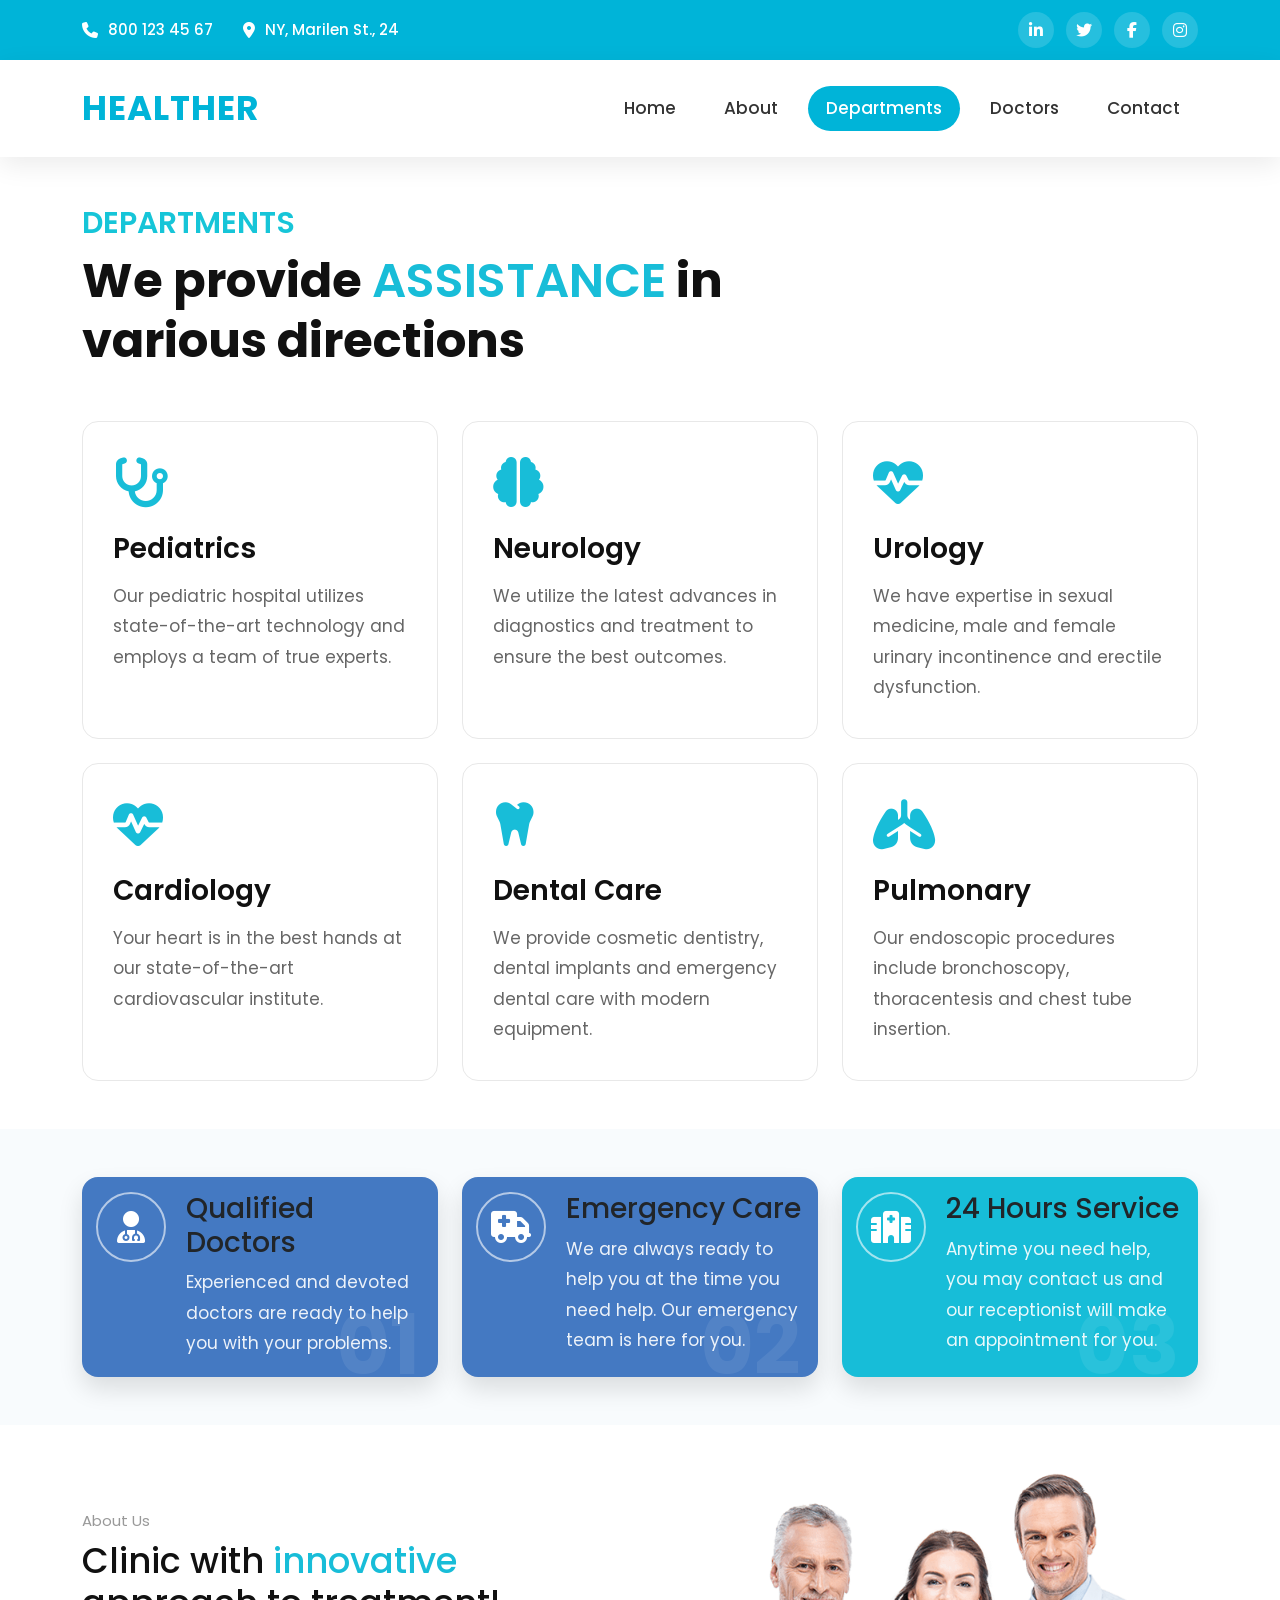
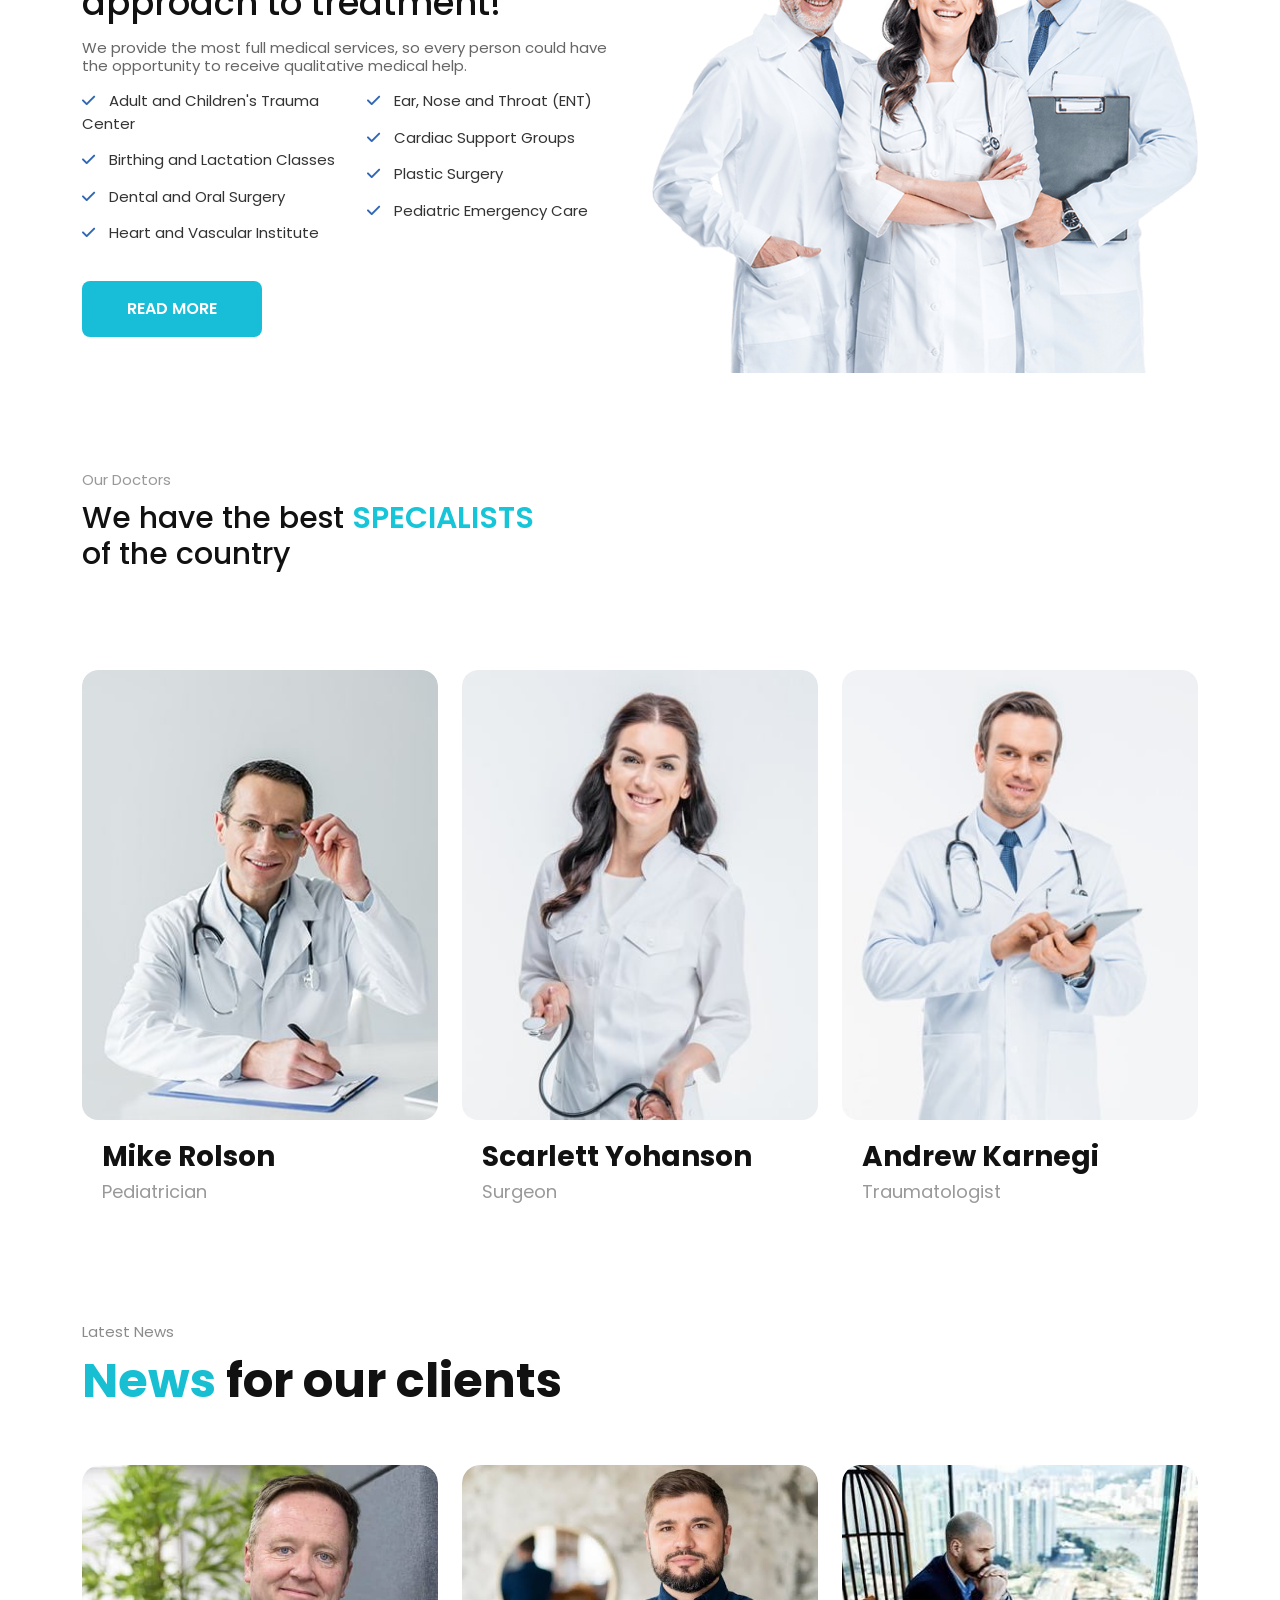
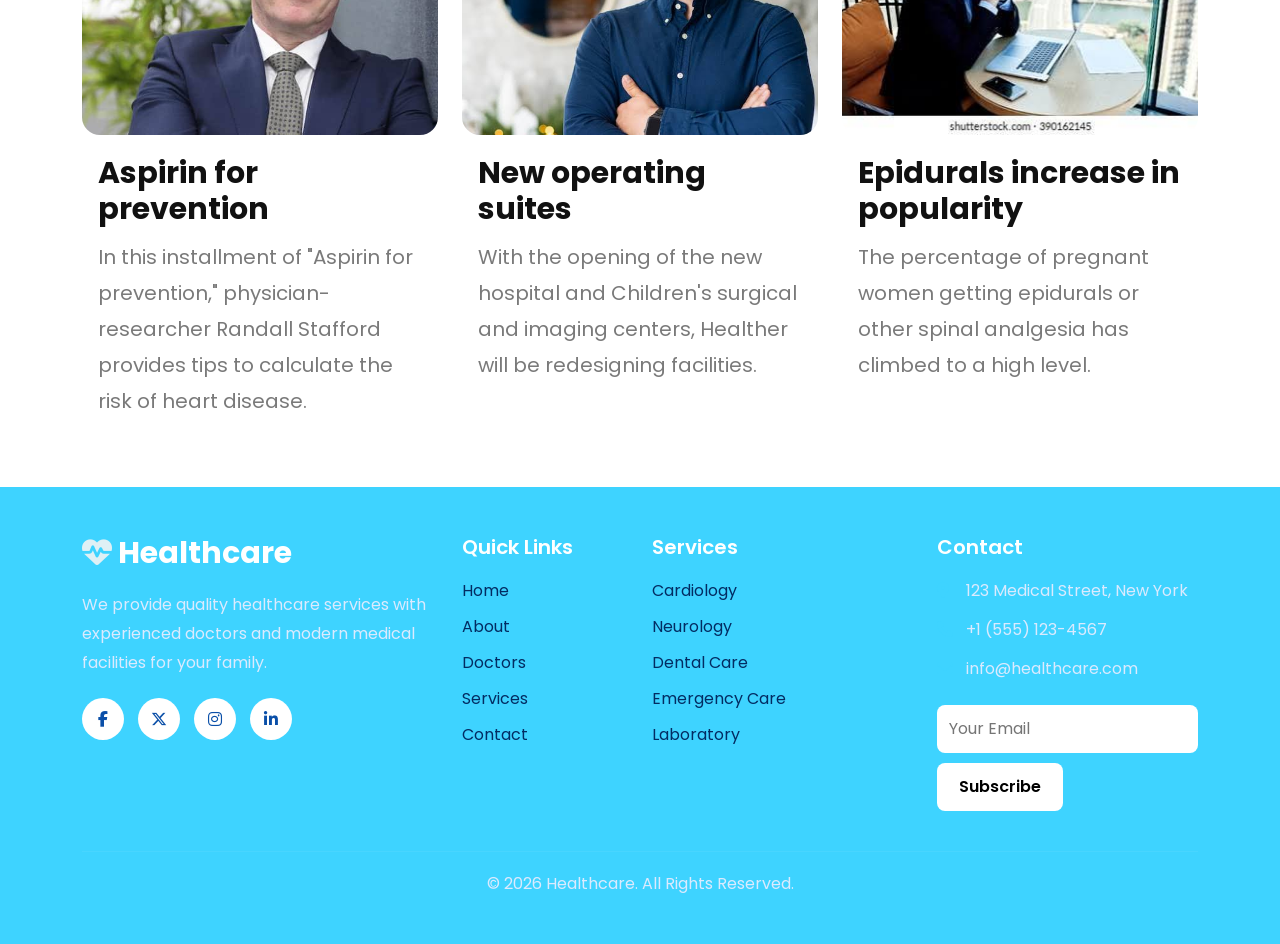
<file: departments.html>
<!DOCTYPE html>
<html lang="en">
<head>
<meta charset="UTF-8">
<meta name="viewport" content="width=device-width, initial-scale=1.0">

<link href="https://cdn.jsdelivr.net/npm/bootstrap@5.3.7/dist/css/bootstrap.min.css" rel="stylesheet">

<link rel="stylesheet" href="style.css">

<link rel="stylesheet" href="https://cdnjs.cloudflare.com/ajax/libs/font-awesome/6.7.2/css/all.min.css">
</head>

<body>

<!-- Top Bar -->

<div class="top-bar">
    <div class="container">

        <div class="left-info">
            <span><i class="fa-solid fa-phone"></i> 800 123 45 67</span>

            <span><i class="fa-solid fa-location-dot"></i> NY, Marilen St., 24</span>
        </div>

        <div class="right-info">
            <a href="#"><i class="fab fa-linkedin-in"></i></a>
            <a href="#"><i class="fab fa-twitter"></i></a>
            <a href="#"><i class="fab fa-facebook-f"></i></a>
            <a href="#"><i class="fab fa-instagram"></i></a>
        </div>

    </div>
</div>

<!-- Header -->

<header>

<div class="container">

<nav class="navbar navbar-expand-lg">

<a class="navbar-brand logo" href="#">
    HEALTHER
</a>

<button class="navbar-toggler" type="button" data-bs-toggle="collapse" data-bs-target="#menu">

<span class="navbar-toggler-icon"></span>

</button>

<div class="collapse navbar-collapse justify-content-end" id="menu">

<ul class="navbar-nav">

    <li class="nav-item">
        <a class="nav-link" href="index.html">Home</a>
    </li>

    <li class="nav-item">
        <a class="nav-link " href="about.html">About</a>
    </li>

    <li class="nav-item">
        <a class="nav-link active" href="departments.html">Departments</a>
    </li>

    <li class="nav-item">
        <a class="nav-link" href="doctors.html">Doctors</a>
    </li>

    <li class="nav-item">
        <a class="nav-link" href="contact.html">Contact</a>
    </li>

</ul>

</div>

</nav>

</div>

</header>

   

<section class="department py-5">
    <div class="container">

        <div class="section-title">
            <span>Departments</span>
            <h2>We provide <span>assistance</span> in<br>various directions</h2>
        </div>

        <div class="row g-4">

            <!-- Card -->
            <div class="col-lg-4 col-md-6">
                <div class="department-card">
                    <i class="fa-solid fa-stethoscope"></i>
                    <h3>Pediatrics</h3>
                    <p>
                        Our pediatric hospital utilizes state-of-the-art technology
                        and employs a team of true experts.
                    </p>
                </div>
            </div>

            <div class="col-lg-4 col-md-6">
                <div class="department-card">
                    <i class="fa-solid fa-brain"></i>
                    <h3>Neurology</h3>
                    <p>
                        We utilize the latest advances in diagnostics and treatment
                        to ensure the best outcomes.
                    </p>
                </div>
            </div>

            <div class="col-lg-4 col-md-6">
                <div class="department-card">
                    <i class="fa-solid fa-heart-pulse"></i>
                    <h3>Urology</h3>
                    <p>
                        We have expertise in sexual medicine, male and female urinary
                        incontinence and erectile dysfunction.
                    </p>
                </div>
            </div>

            <div class="col-lg-4 col-md-6">
                <div class="department-card">
                    <i class="fa-solid fa-heart-pulse"></i>
                    <h3>Cardiology</h3>
                    <p>
                        Your heart is in the best hands at our state-of-the-art
                        cardiovascular institute.
                    </p>
                </div>
            </div>

            <div class="col-lg-4 col-md-6">
                <div class="department-card">
                    <i class="fa-solid fa-tooth"></i>
                    <h3>Dental Care</h3>
                    <p>
                        We provide cosmetic dentistry, dental implants and emergency
                        dental care with modern equipment.
                    </p>
                </div>
            </div>

            <div class="col-lg-4 col-md-6">
                <div class="department-card">
                    <i class="fa-solid fa-lungs"></i>
                    <h3>Pulmonary</h3>
                    <p>
                        Our endoscopic procedures include bronchoscopy,
                        thoracentesis and chest tube insertion.
                    </p>
                </div>
            </div>

        </div>

    </div>
</section>
<section class="container py-5">
    <div class="row g-4">

        <!-- Box 1 -->
        <div class="col-lg-4 col-md-6">
            <div class="service-box">
                <div class="icon">
                    <i class="fa-solid fa-user-doctor"></i>
                </div>

                <div class="content">
                    <h3>Qualified Doctors</h3>
                    <p>
                        Experienced and devoted doctors are ready to help you
                        with your problems.
                    </p>
                </div>

                <span class="number">01</span>
            </div>
        </div>

        <!-- Box 2 -->
        <div class="col-lg-4 col-md-6">
            <div class="service-box">
                <div class="icon">
                    <i class="fa-solid fa-truck-medical"></i>
                </div>

                <div class="content">
                    <h3>Emergency Care</h3>
                    <p>
                        We are always ready to help you at the time you need
                        help. Our emergency team is here for you.
                    </p>
                </div>

                <span class="number">02</span>
            </div>
        </div>

        <!-- Box 3 -->
        <div class="col-lg-4 col-md-12">
            <div class="service-box active">
                <div class="icon">
                    <i class="fa-solid fa-hospital"></i>
                </div>

                <div class="content">
                    <h3>24 Hours Service</h3>
                    <p>
                        Anytime you need help, you may contact us and our
                        receptionist will make an appointment for you.
                    </p>
                </div>

                <span class="number">03</span>
            </div>
        </div>

    </div>
</section>
<section class="about py-5">
    <div class="container">
        <div class="row align-items-center">

            <!-- Left -->
            <div class="col-lg-6">

                <span class="sub-title">About Us</span>

                <h4>
                    Clinic with <span>innovative</span><br>
                    approach to treatment!
                </h4>

                <p class="about-text">
                    We provide the most full medical services, so every person
                    could have the opportunity to receive qualitative medical help.
                </p>

                <div class="row">

                    <div class="col-md-6">
                        <ul class="about-list">
                            <li><i class="fa-solid fa-check"></i> Adult and Children's Trauma Center</li>
                            <li><i class="fa-solid fa-check"></i> Birthing and Lactation Classes</li>
                            <li><i class="fa-solid fa-check"></i> Dental and Oral Surgery</li>
                            <li><i class="fa-solid fa-check"></i> Heart and Vascular Institute</li>
                          
                        </ul>
                    </div>

                    <div class="col-md-6">
                        <ul class="about-list">
                            <li><i class="fa-solid fa-check"></i> Ear, Nose and Throat (ENT)</li>
                            <li><i class="fa-solid fa-check"></i> Cardiac Support Groups</li>
                            <li><i class="fa-solid fa-check"></i> Plastic Surgery</li>
                            <li><i class="fa-solid fa-check"></i> Pediatric Emergency Care</li>
                        </ul>
                    </div>

                </div>

                <a href="#" class="about-btn">Read More</a>

            </div>

            <!-- Right -->
            <div class="col-lg-6 text-center">
                <img src="images/doctors.webp" class="img-fluid doctor-img" alt="">
            </div>

        </div>
    </div>
</section>
<section class="doctors-section py-5">
    <div class="container">

        <!-- Heading -->
        <div class="row mb-5">
            <div class="col-lg-6">
                <span class="sub-title">Our Doctors</span>

                <h2 class="section-title">
                    We have the best
                    <span>specialists</span><br>
                    of the country
                </h2>
            </div>
        </div>

        <!-- Doctors -->
        <div class="row g-4">

            <!-- Doctor 1 -->
            <div class="col-lg-4 col-md-6 col-12">
                <div class="doctor-card">
                    <img src="images/doctor1.jpg" alt="Doctor">

                    <div class="doctor-info">
                        <h4>Mike Rolson</h4>
                        <p>Pediatrician</p>
                    </div>
                </div>
            </div>

            <!-- Doctor 2 -->
            <div class="col-lg-4 col-md-6 col-12">
                <div class="doctor-card">
                    <img src="images/doctor2.jpg" alt="Doctor">

                    <div class="doctor-info">
                        <h4>Scarlett Yohanson</h4>
                        <p>Surgeon</p>
                    </div>
                </div>
            </div>

            <!-- Doctor 3 -->
            <div class="col-lg-4 col-md-6 col-12">
                <div class="doctor-card">
                    <img src="images/doctor3.jpg" alt="Doctor">

                    <div class="doctor-info">
                        <h4>Andrew Karnegi</h4>
                        <p>Traumatologist</p>
                    </div>
                </div>
            </div>

        </div>

    </div>
</section>
 
<section class="news-section py-5">
    <div class="container">

        <!-- Heading -->
        <div class="row mb-5">
            <div class="col-lg-6">
                <span class="news-subtitle">Latest News</span>

                <h2 class="news-title">
                    <span>News</span> for our clients
                </h2>
            </div>
        </div>

        <!-- News Cards -->
        <div class="row g-4">

            <!-- Card 1 -->
            <div class="col-lg-4 col-md-6 col-12">

                <div class="news-card">

                    <img src="images/news1.jpg" alt="">

                    <div class="news-content">

                        <h3>Aspirin for prevention</h3>

                        <p>
                            In this installment of "Aspirin for prevention,"
                            physician-researcher Randall Stafford provides
                            tips to calculate the risk of heart disease.
                        </p>

                    </div>

                </div>

            </div>

            <!-- Card 2 -->
            <div class="col-lg-4 col-md-6 col-12">

                <div class="news-card">

                    <img src="images/news2.jpg" alt="">

                    <div class="news-content">

                        <h3>New operating suites</h3>

                        <p>
                            With the opening of the new hospital and
                            Children's surgical and imaging centers,
                            Healther will be redesigning facilities.
                        </p>

                    </div>

                </div>

            </div>

            <!-- Card 3 -->
            <div class="col-lg-4 col-md-6 col-12">

                <div class="news-card">

                    <img src="images/news3.jpg" alt="">

                    <div class="news-content">

                        <h3>Epidurals increase in popularity</h3>

                        <p>
                            The percentage of pregnant women getting
                            epidurals or other spinal analgesia has
                            climbed to a high level.
                        </p>

                    </div>

                </div>

            </div>

        </div>

    </div>
</section>

<footer class="footer py-5">
    <div class="container">

        <div class="row gy-4">

            <!-- Logo -->
            <div class="col-lg-4 col-md-6">
                <h3 class="footer-logo">
                    <i class="fa-solid fa-heart-pulse"></i> Healthcare
                </h3>

                <p>
                    We provide quality healthcare services with experienced
                    doctors and modern medical facilities for your family.
                </p>

                <div class="social-icons">
                    <a href="#"><i class="fa-brands fa-facebook-f"></i></a>
                    <a href="#"><i class="fa-brands fa-x-twitter"></i></a>
                    <a href="#"><i class="fa-brands fa-instagram"></i></a>
                    <a href="#"><i class="fa-brands fa-linkedin-in"></i></a>
                </div>
            </div>

            <!-- Links -->
            <div class="col-lg-2 col-md-6">
                <h5>Quick Links</h5>

                <ul class="footer-links">
                    <li><a href="#">Home</a></li>
                    <li><a href="#">About</a></li>
                    <li><a href="#">Doctors</a></li>
                    <li><a href="#">Services</a></li>
                    <li><a href="#">Contact</a></li>
                </ul>
            </div>

            <!-- Services -->
            <div class="col-lg-3 col-md-6">
                <h5>Services</h5>

                <ul class="footer-links">
                    <li><a href="#">Cardiology</a></li>
                    <li><a href="#">Neurology</a></li>
                    <li><a href="#">Dental Care</a></li>
                    <li><a href="#">Emergency Care</a></li>
                    <li><a href="#">Laboratory</a></li>
                </ul>
            </div>

            <!-- Contact -->
            <div class="col-lg-3 col-md-6">
                <h5>Contact</h5>

                <div class="contact-item">
                    <i class="fa-solid fa-location-dot"></i>
                    123 Medical Street, New York
                </div>

                <div class="contact-item">
                    <i class="fa-solid fa-phone"></i>
                    +1 (555) 123-4567
                </div>

                <div class="contact-item">
                    <i class="fa-solid fa-envelope"></i>
                    info@healthcare.com
                </div>

                <div class="newsletter mt-4">
                    <input type="email" placeholder="Your Email">
                    <button>Subscribe</button>
                </div>
            </div>

        </div>

        <hr>

        <div class="copyright">
            © 2026 Healthcare. All Rights Reserved.
        </div>

    </div>
</footer>

<script src="https://cdn.jsdelivr.net/npm/bootstrap@5.3.7/dist/js/bootstrap.bundle.min.js"></script>

</body>
</html>
</file>
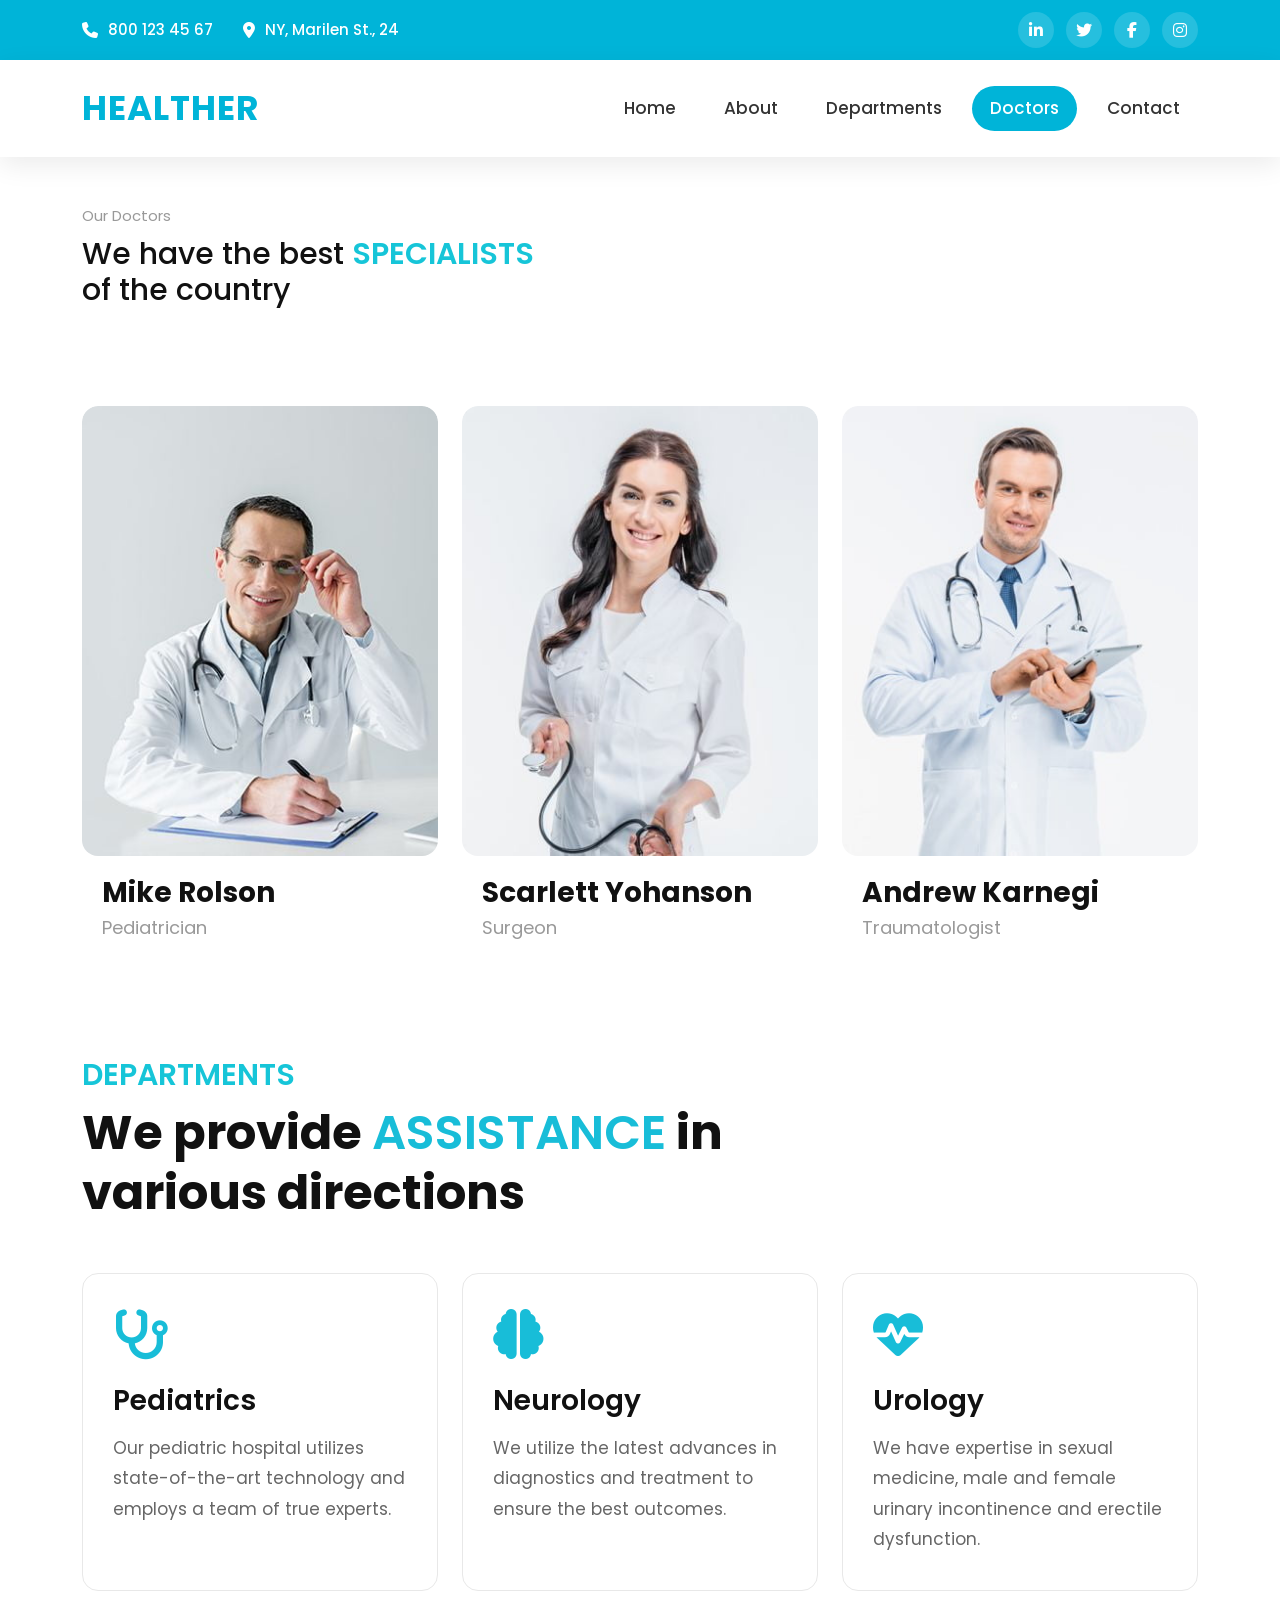
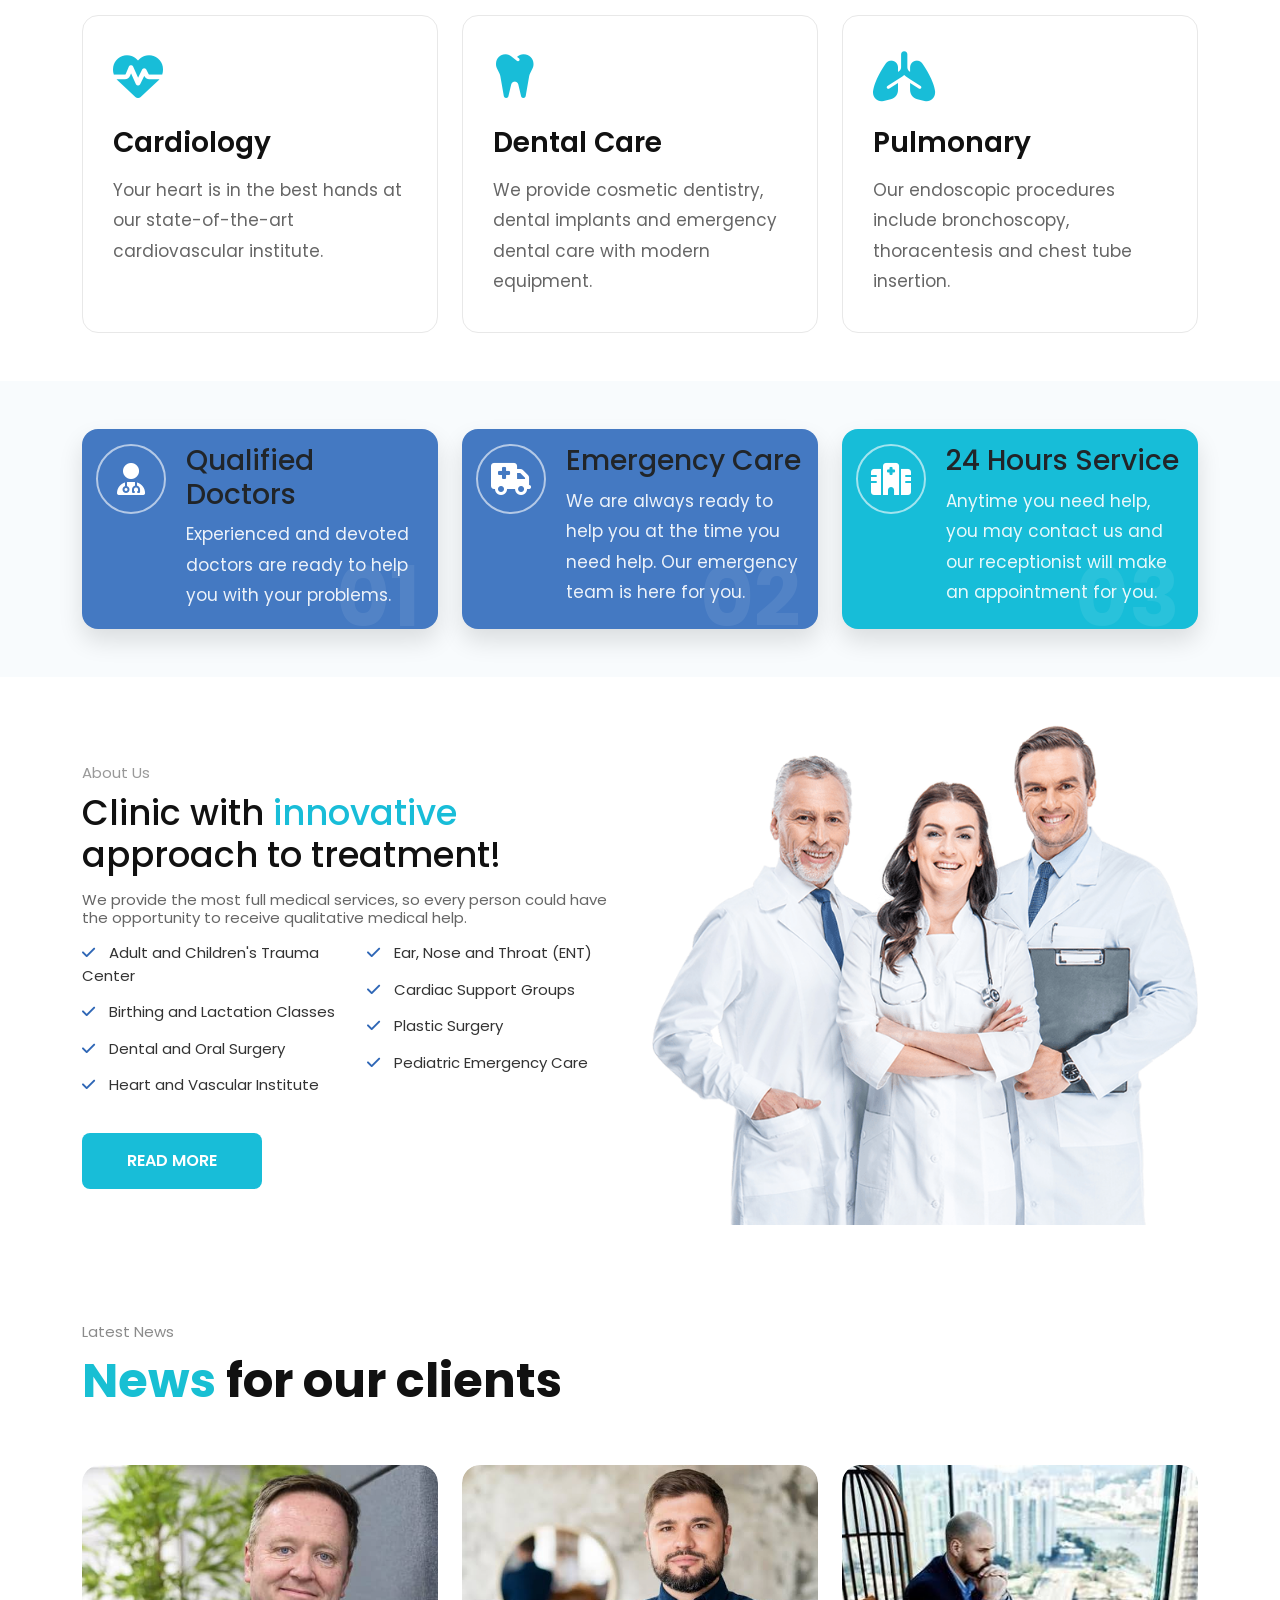
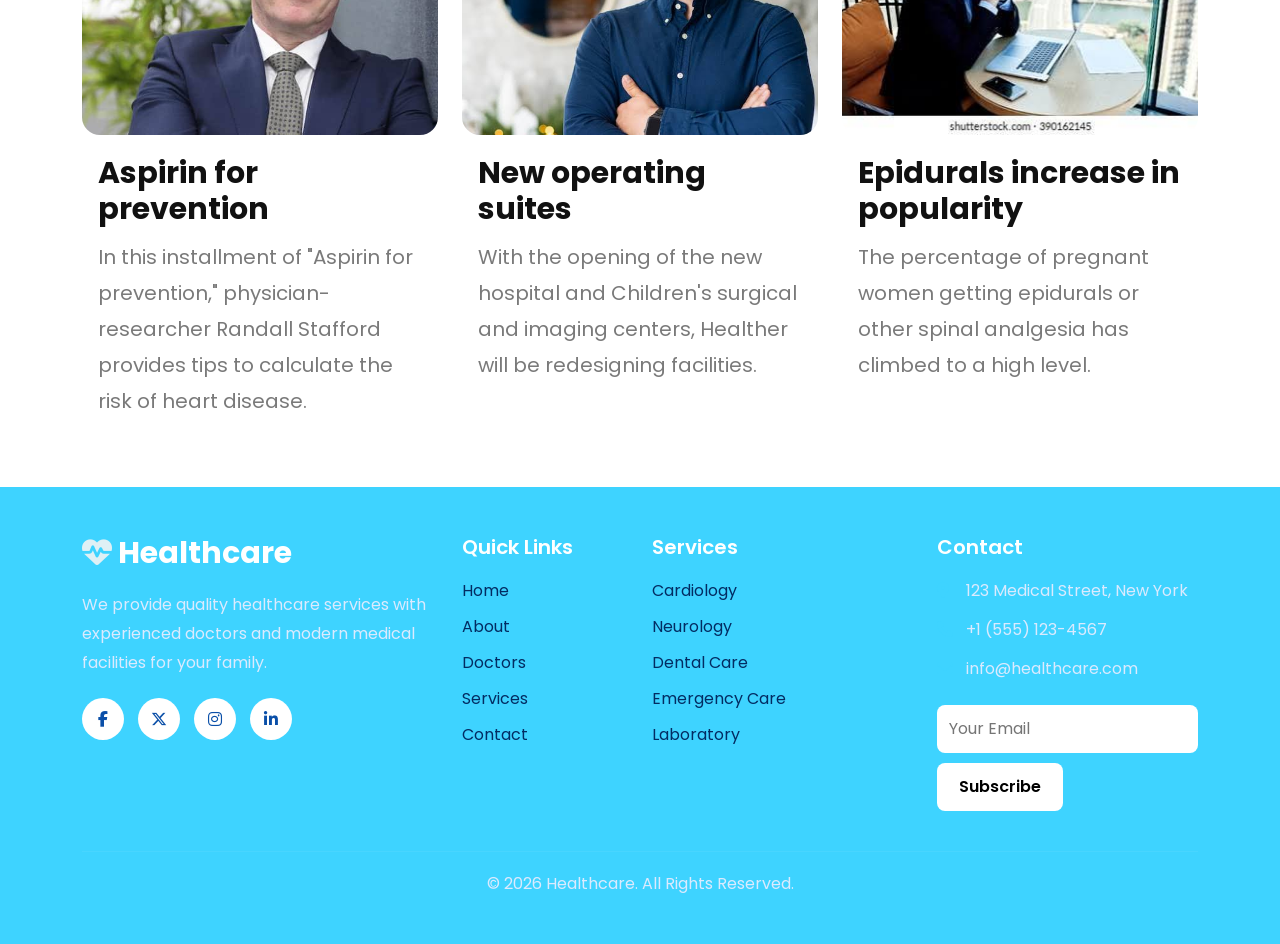
<file: doctors.html>
<!DOCTYPE html>
<html lang="en">
<head>
<meta charset="UTF-8">
<meta name="viewport" content="width=device-width, initial-scale=1.0">

<link href="https://cdn.jsdelivr.net/npm/bootstrap@5.3.7/dist/css/bootstrap.min.css" rel="stylesheet">

<link rel="stylesheet" href="style.css">

<link rel="stylesheet" href="https://cdnjs.cloudflare.com/ajax/libs/font-awesome/6.7.2/css/all.min.css">
</head>

<body>

<!-- Top Bar -->

<div class="top-bar">
    <div class="container">

        <div class="left-info">
            <span><i class="fa-solid fa-phone"></i> 800 123 45 67</span>

            <span><i class="fa-solid fa-location-dot"></i> NY, Marilen St., 24</span>
        </div>

        <div class="right-info">
            <a href="#"><i class="fab fa-linkedin-in"></i></a>
            <a href="#"><i class="fab fa-twitter"></i></a>
            <a href="#"><i class="fab fa-facebook-f"></i></a>
            <a href="#"><i class="fab fa-instagram"></i></a>
        </div>

    </div>
</div>

<!-- Header -->

<header>

<div class="container">

<nav class="navbar navbar-expand-lg">

<a class="navbar-brand logo" href="#">
    HEALTHER
</a>

<button class="navbar-toggler" type="button" data-bs-toggle="collapse" data-bs-target="#menu">

<span class="navbar-toggler-icon"></span>

</button>

<div class="collapse navbar-collapse justify-content-end" id="menu">

<ul class="navbar-nav">

    <li class="nav-item">
        <a class="nav-link" href="index.html">Home</a>
    </li>

    <li class="nav-item">
        <a class="nav-link " href="about.html">About</a>
    </li>

    <li class="nav-item">
        <a class="nav-link" href="departments.html">Departments</a>
    </li>

    <li class="nav-item">
        <a class="nav-link active" href="doctors.html">Doctors</a>
    </li>

    <li class="nav-item">
        <a class="nav-link" href="contact.html">Contact</a>
    </li>

</ul>

</div>

</nav>

</div>

</header>

   <section class="doctors-section py-5">
    <div class="container">

        <!-- Heading -->
        <div class="row mb-5">
            <div class="col-lg-6">
                <span class="sub-title">Our Doctors</span>

                <h2 class="section-title">
                    We have the best
                    <span>specialists</span><br>
                    of the country
                </h2>
            </div>
        </div>

        <!-- Doctors -->
        <div class="row g-4">

            <!-- Doctor 1 -->
            <div class="col-lg-4 col-md-6 col-12">
                <div class="doctor-card">
                    <img src="images/doctor1.jpg" alt="Doctor">

                    <div class="doctor-info">
                        <h4>Mike Rolson</h4>
                        <p>Pediatrician</p>
                    </div>
                </div>
            </div>

            <!-- Doctor 2 -->
            <div class="col-lg-4 col-md-6 col-12">
                <div class="doctor-card">
                    <img src="images/doctor2.jpg" alt="Doctor">

                    <div class="doctor-info">
                        <h4>Scarlett Yohanson</h4>
                        <p>Surgeon</p>
                    </div>
                </div>
            </div>

            <!-- Doctor 3 -->
            <div class="col-lg-4 col-md-6 col-12">
                <div class="doctor-card">
                    <img src="images/doctor3.jpg" alt="Doctor">

                    <div class="doctor-info">
                        <h4>Andrew Karnegi</h4>
                        <p>Traumatologist</p>
                    </div>
                </div>
            </div>

        </div>

    </div>
</section>

<section class="department py-5">
    <div class="container">

        <div class="section-title">
            <span>Departments</span>
            <h2>We provide <span>assistance</span> in<br>various directions</h2>
        </div>

        <div class="row g-4">

            <!-- Card -->
            <div class="col-lg-4 col-md-6">
                <div class="department-card">
                    <i class="fa-solid fa-stethoscope"></i>
                    <h3>Pediatrics</h3>
                    <p>
                        Our pediatric hospital utilizes state-of-the-art technology
                        and employs a team of true experts.
                    </p>
                </div>
            </div>

            <div class="col-lg-4 col-md-6">
                <div class="department-card">
                    <i class="fa-solid fa-brain"></i>
                    <h3>Neurology</h3>
                    <p>
                        We utilize the latest advances in diagnostics and treatment
                        to ensure the best outcomes.
                    </p>
                </div>
            </div>

            <div class="col-lg-4 col-md-6">
                <div class="department-card">
                    <i class="fa-solid fa-heart-pulse"></i>
                    <h3>Urology</h3>
                    <p>
                        We have expertise in sexual medicine, male and female urinary
                        incontinence and erectile dysfunction.
                    </p>
                </div>
            </div>

            <div class="col-lg-4 col-md-6">
                <div class="department-card">
                    <i class="fa-solid fa-heart-pulse"></i>
                    <h3>Cardiology</h3>
                    <p>
                        Your heart is in the best hands at our state-of-the-art
                        cardiovascular institute.
                    </p>
                </div>
            </div>

            <div class="col-lg-4 col-md-6">
                <div class="department-card">
                    <i class="fa-solid fa-tooth"></i>
                    <h3>Dental Care</h3>
                    <p>
                        We provide cosmetic dentistry, dental implants and emergency
                        dental care with modern equipment.
                    </p>
                </div>
            </div>

            <div class="col-lg-4 col-md-6">
                <div class="department-card">
                    <i class="fa-solid fa-lungs"></i>
                    <h3>Pulmonary</h3>
                    <p>
                        Our endoscopic procedures include bronchoscopy,
                        thoracentesis and chest tube insertion.
                    </p>
                </div>
            </div>

        </div>

    </div>
</section>
<section class="container py-5">
    <div class="row g-4">

        <!-- Box 1 -->
        <div class="col-lg-4 col-md-6">
            <div class="service-box">
                <div class="icon">
                    <i class="fa-solid fa-user-doctor"></i>
                </div>

                <div class="content">
                    <h3>Qualified Doctors</h3>
                    <p>
                        Experienced and devoted doctors are ready to help you
                        with your problems.
                    </p>
                </div>

                <span class="number">01</span>
            </div>
        </div>

        <!-- Box 2 -->
        <div class="col-lg-4 col-md-6">
            <div class="service-box">
                <div class="icon">
                    <i class="fa-solid fa-truck-medical"></i>
                </div>

                <div class="content">
                    <h3>Emergency Care</h3>
                    <p>
                        We are always ready to help you at the time you need
                        help. Our emergency team is here for you.
                    </p>
                </div>

                <span class="number">02</span>
            </div>
        </div>

        <!-- Box 3 -->
        <div class="col-lg-4 col-md-12">
            <div class="service-box active">
                <div class="icon">
                    <i class="fa-solid fa-hospital"></i>
                </div>

                <div class="content">
                    <h3>24 Hours Service</h3>
                    <p>
                        Anytime you need help, you may contact us and our
                        receptionist will make an appointment for you.
                    </p>
                </div>

                <span class="number">03</span>
            </div>
        </div>

    </div>
</section>
<section class="about py-5">
    <div class="container">
        <div class="row align-items-center">

            <!-- Left -->
            <div class="col-lg-6">

                <span class="sub-title">About Us</span>

                <h4>
                    Clinic with <span>innovative</span><br>
                    approach to treatment!
                </h4>

                <p class="about-text">
                    We provide the most full medical services, so every person
                    could have the opportunity to receive qualitative medical help.
                </p>

                <div class="row">

                    <div class="col-md-6">
                        <ul class="about-list">
                            <li><i class="fa-solid fa-check"></i> Adult and Children's Trauma Center</li>
                            <li><i class="fa-solid fa-check"></i> Birthing and Lactation Classes</li>
                            <li><i class="fa-solid fa-check"></i> Dental and Oral Surgery</li>
                            <li><i class="fa-solid fa-check"></i> Heart and Vascular Institute</li>
                          
                        </ul>
                    </div>

                    <div class="col-md-6">
                        <ul class="about-list">
                            <li><i class="fa-solid fa-check"></i> Ear, Nose and Throat (ENT)</li>
                            <li><i class="fa-solid fa-check"></i> Cardiac Support Groups</li>
                            <li><i class="fa-solid fa-check"></i> Plastic Surgery</li>
                            <li><i class="fa-solid fa-check"></i> Pediatric Emergency Care</li>
                        </ul>
                    </div>

                </div>

                <a href="#" class="about-btn">Read More</a>

            </div>

            <!-- Right -->
            <div class="col-lg-6 text-center">
                <img src="images/doctors.webp" class="img-fluid doctor-img" alt="">
            </div>

        </div>
    </div>
</section>

  
<section class="news-section py-5">
    <div class="container">

        <!-- Heading -->
        <div class="row mb-5">
            <div class="col-lg-6">
                <span class="news-subtitle">Latest News</span>

                <h2 class="news-title">
                    <span>News</span> for our clients
                </h2>
            </div>
        </div>

        <!-- News Cards -->
        <div class="row g-4">

            <!-- Card 1 -->
            <div class="col-lg-4 col-md-6 col-12">

                <div class="news-card">

                    <img src="images/news1.jpg" alt="">

                    <div class="news-content">

                        <h3>Aspirin for prevention</h3>

                        <p>
                            In this installment of "Aspirin for prevention,"
                            physician-researcher Randall Stafford provides
                            tips to calculate the risk of heart disease.
                        </p>

                    </div>

                </div>

            </div>

            <!-- Card 2 -->
            <div class="col-lg-4 col-md-6 col-12">

                <div class="news-card">

                    <img src="images/news2.jpg" alt="">

                    <div class="news-content">

                        <h3>New operating suites</h3>

                        <p>
                            With the opening of the new hospital and
                            Children's surgical and imaging centers,
                            Healther will be redesigning facilities.
                        </p>

                    </div>

                </div>

            </div>

            <!-- Card 3 -->
            <div class="col-lg-4 col-md-6 col-12">

                <div class="news-card">

                    <img src="images/news3.jpg" alt="">

                    <div class="news-content">

                        <h3>Epidurals increase in popularity</h3>

                        <p>
                            The percentage of pregnant women getting
                            epidurals or other spinal analgesia has
                            climbed to a high level.
                        </p>

                    </div>

                </div>

            </div>

        </div>

    </div>
</section>

<footer class="footer py-5">
    <div class="container">

        <div class="row gy-4">

            <!-- Logo -->
            <div class="col-lg-4 col-md-6">
                <h3 class="footer-logo">
                    <i class="fa-solid fa-heart-pulse"></i> Healthcare
                </h3>

                <p>
                    We provide quality healthcare services with experienced
                    doctors and modern medical facilities for your family.
                </p>

                <div class="social-icons">
                    <a href="#"><i class="fa-brands fa-facebook-f"></i></a>
                    <a href="#"><i class="fa-brands fa-x-twitter"></i></a>
                    <a href="#"><i class="fa-brands fa-instagram"></i></a>
                    <a href="#"><i class="fa-brands fa-linkedin-in"></i></a>
                </div>
            </div>

            <!-- Links -->
            <div class="col-lg-2 col-md-6">
                <h5>Quick Links</h5>

                <ul class="footer-links">
                    <li><a href="#">Home</a></li>
                    <li><a href="#">About</a></li>
                    <li><a href="#">Doctors</a></li>
                    <li><a href="#">Services</a></li>
                    <li><a href="#">Contact</a></li>
                </ul>
            </div>

            <!-- Services -->
            <div class="col-lg-3 col-md-6">
                <h5>Services</h5>

                <ul class="footer-links">
                    <li><a href="#">Cardiology</a></li>
                    <li><a href="#">Neurology</a></li>
                    <li><a href="#">Dental Care</a></li>
                    <li><a href="#">Emergency Care</a></li>
                    <li><a href="#">Laboratory</a></li>
                </ul>
            </div>

            <!-- Contact -->
            <div class="col-lg-3 col-md-6">
                <h5>Contact</h5>

                <div class="contact-item">
                    <i class="fa-solid fa-location-dot"></i>
                    123 Medical Street, New York
                </div>

                <div class="contact-item">
                    <i class="fa-solid fa-phone"></i>
                    +1 (555) 123-4567
                </div>

                <div class="contact-item">
                    <i class="fa-solid fa-envelope"></i>
                    info@healthcare.com
                </div>

                <div class="newsletter mt-4">
                    <input type="email" placeholder="Your Email">
                    <button>Subscribe</button>
                </div>
            </div>

        </div>

        <hr>

        <div class="copyright">
            © 2026 Healthcare. All Rights Reserved.
        </div>

    </div>
</footer>

<script src="https://cdn.jsdelivr.net/npm/bootstrap@5.3.7/dist/js/bootstrap.bundle.min.js"></script>

</body>
</html>
</file>
<file: style.css>
/* ==========================
   GOOGLE FONT
========================== */
@import url('https://fonts.googleapis.com/css2?family=Poppins:wght@300;400;500;600;700&display=swap');

*{
    margin:0;
    padding:0;
    box-sizing:border-box;
    font-family:'Poppins',sans-serif;
}

body{
    background:#f8fbfd;
}

/* ==========================
   TOP BAR
========================== */

.top-bar{
    background:#00b4d8;
    color:#fff;
    padding:12px 0;
}

.top-bar .container{
    display:flex;
    justify-content:space-between;
    align-items:center;
    flex-wrap:wrap;
}

.left-info{
    display:flex;
    align-items:center;
    gap:30px;
}

.left-info span{
    display:flex;
    align-items:center;
    gap:10px;
    font-size:15px;
    font-weight:500;
}

.left-info i{
    color:#fff;
    font-size:16px;
}

.right-info{
    display:flex;
    gap:12px;
}

.right-info a{
    width:36px;
    height:36px;
    display:flex;
    justify-content:center;
    align-items:center;
    border-radius:50%;
    background:rgba(255,255,255,.15);
    color:#fff;
    text-decoration:none;
    transition:.4s;
}

.right-info a:hover{
    background:#fff;
    color:#00b4d8;
    transform:translateY(-3px);
}

/* ==========================
   HEADER
========================== */

header{
    background:#fff;
    position:sticky;
    top:0;
    z-index:999;
    box-shadow:0 8px 25px rgba(0,0,0,.08);
}

.navbar{
    padding:18px 0;
}

.logo{
    font-size:34px;
    font-weight:700;
    color:#00b4d8 !important;
    text-decoration:none;
    letter-spacing:1px;
}

.navbar-nav{
    gap:12px;
}

.nav-link{
    color:#333 !important;
    font-size:17px;
    font-weight:500;
    padding:10px 18px !important;
    border-radius:30px;
    transition:.4s;
}

.nav-link:hover,
.nav-link.active{
    background:#00b4d8;
    color:#fff !important;
}

.navbar-toggler{
    border:none;
}

.navbar-toggler:focus{
    box-shadow:none;
}

/* ==========================
   RESPONSIVE
========================== */

@media(max-width:991px){

    .top-bar .container{
        flex-direction:column;
        gap:15px;
        text-align:center;
    }

    .left-info{
        justify-content:center;
        gap:15px;
        flex-wrap:wrap;
    }

    .right-info{
        justify-content:center;
    }

    .navbar-collapse{
        margin-top:20px;
        background:#fff;
        padding:20px;
        border-radius:12px;
        box-shadow:0 10px 25px rgba(0,0,0,.08);
    }

    .navbar-nav{
        gap:8px;
    }

    .nav-link{
        text-align:center;
    }
}
.main{
    width:100%;
    height:100vh;
    background:url("images/back.webp") center center/cover no-repeat;
    display:flex;
    align-items:center;
    padding:0 7%;
}
.hero-box{
     margin-top:-60%;
    width:500px;
    max-width:100%;
    background:rgba(255,255,255,0.92);
    padding:40px;
    border-radius:20px;
    box-shadow:0 15px 40px rgba(0,0,0,.2);
}

.hero-box h4{
    color:#00B4CA;
    font-size:20px;
    margin-bottom:15px;
    font-weight:600;
}

.hero-box h1{
    font-size:52px;
    line-height:1.2;
    color:#222;
    margin-bottom:30px;
    font-weight:700;
}

.hero-btn{
    display:flex;
    gap:15px;
    flex-wrap:wrap;
}

.btn1,
.btn2{
    padding:15px 30px;
    text-decoration:none;
    border-radius:50px;
    font-weight:600;
    transition:.3s;
}

.btn1{
    background:#0d6efd;
    color:#fff;
}

.btn1:hover{
    background:#084298;
}

.btn2{
    border:2px solid #0d6efd;
    color:#0d6efd;
}

.btn2:hover{
    background:#0d6efd;
    color:#fff;
}
.btn1,
.btn2{
    display:flex;
    align-items:center;
    justify-content:center;
    width:190px;
    height:55px;
    text-decoration:none;
    font-size:16px;
    font-weight:600;
    border-radius:50px;      /* Pill Shape */
    transition:.35s ease;
    letter-spacing:.5px;
}

/* Primary Button */
.btn1{
    display: flex;
    text-align: center;
    background:linear-gradient(135deg,#20c6df,#1398b8);
    color:#fff;
    border:none;
    box-shadow:0 10px 25px rgba(32,198,223,.35);
}

.btn1:hover{
    transform:translateY(-4px);
    box-shadow:0 15px 35px rgba(32,198,223,.45);
}

/* Secondary Button */
.btn2{
    background:#fff;
    color:#2d63b4;
    border:2px solid #20c6df;
}

.btn2:hover{
    background:#20c6df;
    color:#fff;
    border-color:#20c6df;
    transform:translateY(-4px);
    box-shadow:0 15px 35px rgba(32,198,223,.35);
}

/* Responsive */
@media(max-width:768px){
    .hero-btn{
        flex-direction:column;
    }

    .btn1,
    .btn2{
        width:100%;
    }
}
.service-box{
    position: relative;
    display: flex;
    align-items: flex-start;
    gap: 20px;
    padding: 15px 14px;
    background: #4479c2;
    border-radius: 16px;
    min-height: 200px;          /* tino boxes same height */
    overflow: hidden;
    transition: .35s ease;
    box-shadow: 0 12px 25px rgba(0,0,0,.12);
}

.service-box.active{
    background:#17bdd8;
}

.service-box:hover{
    transform: translateY(-8px);
    box-shadow: 0 18px 35px rgba(0,0,0,.18);
}

.icon{
    width:70px;
    height:70px;
    border:2px solid rgba(255,255,255,.6);
    border-radius:50%;
    display:flex;
    justify-content:center;
    align-items:center;
    flex-shrink:0;
}

.icon i{
    font-size:32px;
    color:#fff;
}

.content{
    flex:1;
}



.content p{
    color:rgba(255,255,255,.9);
    font-size:17px;
    line-height:1.8;
    margin:0;
}

.number{
    position:absolute;
    right:18px;
    bottom:-10px;
    font-size:82px;
    font-weight:700;
    color:rgba(255,255,255,.08);
    line-height:1;
}
.about{
    padding:90px 20px;
    background:#fff;
}

.sub-title{
    color:#1d4d8d;
    font-size:18px;
    display:block;
    margin-bottom:15px;
}

.about h4{
    font-size:35px;
    font-weight:500;
    color:#111;
    line-height:1.2;
    margin-bottom:15px;
}

.about h4 span{
    color:#18bdd8;
}

.about-text{
    color:#666;
    font-size:15px;
    line-height:1.2;
    margin-bottom:15px;
}

.about-list{
    list-style:none;
    padding:0;
}

.about-list li{
    font-size:15px;
    color:#333;
    margin-bottom:14px;
}

.about-list i{
    color:#2f67b6;
    margin-right:10px;
}

.about-btn{
    display:inline-block;
    margin-top:20px;
    padding:16px 45px;
    background:#18bdd8;
    color:#fff;
    text-decoration:none;
    border-radius:8px;
    font-weight:600;
    text-transform:uppercase;
    transition:.3s;
}

.about-btn:hover{
    background:#2f67b6;
    color:#fff;
}

.doctor-img{
    max-width:100%;
}
.department{
    padding:90px 0;
    background:#fff;
}

.section-title{
    margin-bottom:50px;
}

.section-title span{
    color:#18bdd8;
    font-size:48px;
    font-weight:600;
    text-transform:uppercase;
}

.section-title h2{
    font-size:48px;
    font-weight:700;
    line-height:1.25;
    color:#111;
    margin-top:10px;
}

.section-title h2 span{
 font-size:48px;
    color:#18bdd8;
}

.department-card{
    background:#fff;
    border:1px solid #e8e8e8;
    border-radius:16px;
    padding:35px 30px;
    height:100%;
    min-height:270px;
    transition:.35s ease;
}

.department-card:hover{
    transform:translateY(-8px);
    box-shadow:0 18px 40px rgba(0,0,0,.10);
    border-color:#18bdd8;
}

.department-card i{
    font-size:50px;
    color:#18bdd8;
    margin-bottom:25px;
}

.department-card h3{
    font-size:28px;
    font-weight:600;
    color:#111;
    margin-bottom:15px;
}

.department-card p{
    color:#666;
    font-size:17px;
    line-height:1.8;
    margin:0;
}
.doctors-section{
    background:#fff;
}

.sub-title{
    font-size:15px;
    color:#999;
    display:block;
    margin-bottom:8px;
}

.section-title{
    font-size:30px;
    font-weight:500;
    line-height:1.2;
    color:#111;
}

.section-title span{
     font-size:30px;
    color:#16c5d8;
}

.doctor-card{
    background:#fff;
    border-radius:16px;
    overflow:hidden;
    transition:.4s;
}

.doctor-card img{
    width:100%;
    height:450px;
    object-fit:cover;
    border-radius:16px;
}

.doctor-info{
    padding:20px;
}

.doctor-info h4{
    font-size:28px;
    font-weight:700;
    color:#111;
    margin-bottom:5px;
}

.doctor-info p{
    font-size:18px;
    color:#999;
    margin:0;
}

.doctor-card:hover{
    transform:translateY(-10px);
}

.doctor-card:hover img{
    transform:scale(1.05);
    transition:.4s;
}

/* Responsive */

@media(max-width:991px){

    .section-title{
        font-size:38px;
    }

    .doctor-card img{
        height:400px;
    }
}

@media(max-width:767px){

    .section-title{
        font-size:30px;
    }

    .doctor-card img{
        height:340px;
    }

    .doctor-info h4{
        font-size:24px;
    }

    .doctor-info p{
        font-size:16px;
    }
}
.news-section{
    background:#fff;
}

.news-subtitle{
    display:block;
    font-size:15px;
    color:#8b8b8b;
    margin-bottom:8px;
}

.news-title{
    font-size:48px;
    font-weight:700;
    color:#111;
    line-height:1.2;
}

.news-title span{
    color:#18bfd3;
}

.news-card{
    border-radius:18px;
    overflow:hidden;
    transition:.4s;
}

.news-card img{
    width:100%;
    height:270px;
    object-fit:cover;
    border-radius:18px;
    transition:.4s;
}

.news-content{
    padding:20px 16px;
}

.news-content h3{
    font-size:30px;
    font-weight:700;
    color:#111;
    margin-bottom:12px;
}

.news-content p{
    font-size:20px;
    color:#7a7a7a;
    line-height:1.8;
    margin:0;
}

.news-card:hover{
    transform:translateY(-8px);
}

.news-card:hover img{
    transform:scale(1.05);
}

/* Tablet */

@media(max-width:991px){

.news-title{
    font-size:38px;
}

.news-card img{
    height:240px;
}

.news-content h3{
    font-size:26px;
}

.news-content p{
    font-size:18px;
}

}

/* Mobile */

@media(max-width:767px){

.news-title{
    font-size:30px;
}

.news-card img{
    height:220px;
}

.news-content h3{
    font-size:22px;
}

.news-content p{
    font-size:16px;
}

}

.footer{
    background:#3ED3FF;
    color:#fff;
}

.footer-logo{
    font-size:30px;
    font-weight:700;
    margin-bottom:20px;
}

.footer-logo i{
    color:#dff0f5;
}

.footer p{
    color:#dbeafe;
    line-height:1.8;
}

.footer h5{
    margin-bottom:20px;
    font-weight:600;
}

.footer-links{
    list-style:none;
    padding:0;
}

.footer-links li{
    margin-bottom:12px;
}

.footer-links a{
    color:#032c62;
    text-decoration:none;
    transition:.3s;
}

.footer-links a:hover{
    color:#3ED3FF;
    padding-left:8px;
}

.contact-item{
    margin-bottom:15px;
    color:#dbeafe;
}

.contact-item i{
    color:#3ED3FF;
    width:25px;
}

.social-icons{
    margin-top:20px;
}

.social-icons a{
    width:42px;
    height:42px;
    display:inline-flex;
    justify-content:center;
    align-items:center;
    border-radius:50%;
    background:#fff;
    color:#0A4FA8;
    margin-right:10px;
    text-decoration:none;
    transition:.3s;
}

.social-icons a:hover{
    background:#3ED3FF;
    color:#fff;
    transform:translateY(-5px);
}

.newsletter{
    display:flex;
    gap:10px;
    flex-wrap:wrap;
}

.newsletter input{
    flex:1;
    min-width:180px;
    padding:12px;
    border:none;
    border-radius:8px;
}

.newsletter button{
    padding:12px 22px;
    border:none;
    color:black;;
    background:#fff;
    border-radius:8px;
    font-weight:600;
    transition:.3s;
}



.footer hr{
    border-color:rgba(255,255,255,.2);
    margin:40px 0 20px;
}

.copyright{
    text-align:center;
    color:#dbeafe;
}
/* Mobile */
@media (max-width: 767px) {
    .hero-box{
        display: none;
    }
}

/* Mobile Responsive */
@media (max-width: 767px) {

    .content{
        text-align: center; /* Agar center chahiye */
        padding: 10px;
    }

    .content h3{
        font-size: 20px;
        font-weight: 600;
        margin-bottom: 8px;
    }

    .content p{
        font-size: 14px;
        line-height: 1.6;
        margin-bottom: 0;
    }

    /* Agar icon ki class .icon hai */
    .icon{
        width: 60px;
        height: 60px;
        font-size: 28px;
        margin: 0 auto 15px;
    }

    /* Agar Font Awesome icon use ho */
    .icon i{
        font-size: 28px;
    }

}/* Mobile Responsive */
@media (max-width: 767px) {

    .content{
        text-align: center; /* Agar center chahiye */
        padding: 10px;
    }

    .content h3{
        font-size: 20px;
        font-weight: 600;
        margin-bottom: 8px;
    }

    .content p{
        font-size: 14px;
        line-height: 1.6;
        margin-bottom: 0;
    }

    /* Agar icon ki class .icon hai */
    .icon{
        width: 60px;
        height: 60px;
        font-size: 28px;
        margin: 0 auto 15px;
    }

    /* Agar Font Awesome icon use ho */
    .icon i{
        font-size: 28px;
    }

}
/* Mobile Responsive */
@media (max-width: 767px) {

    .section-title{
        text-align: center;
        margin-bottom: 30px;
    }

    .section-title span{
        font-size: 14px;
        letter-spacing: 1px;
    }

    .section-title h2{
        font-size: 28px;
        line-height: 1.3;
    }

    .section-title h2 span{
        font-size: 28px;
    }

}
/* Mobile Responsive */
@media (max-width: 767px) {

    .department-card{
        padding: 20px 15px;
        text-align: center;
    }

    .department-card i{
        font-size: 35px;
       
    }

    .department-card h3{
        font-size: 20px;
      
    }

    .department-card p{
        font-size: 14px;
        line-height: 1.6;
        margin-bottom: 0px;
    }

}
/* Mobile Responsive */
@media (max-width: 767px){

    .news-subtitle{
        font-size: 14px;
        letter-spacing: 1px;
        display: block;
        margin-bottom: 8px;
    }

    .news-title{
        font-size: 28px;
        line-height: 1.3;
        margin-bottom: 8px;
    }

    .news-title span{
        font-size: 28px;
    }
.sub-title {
    text-align: center;
}
}
</file>
